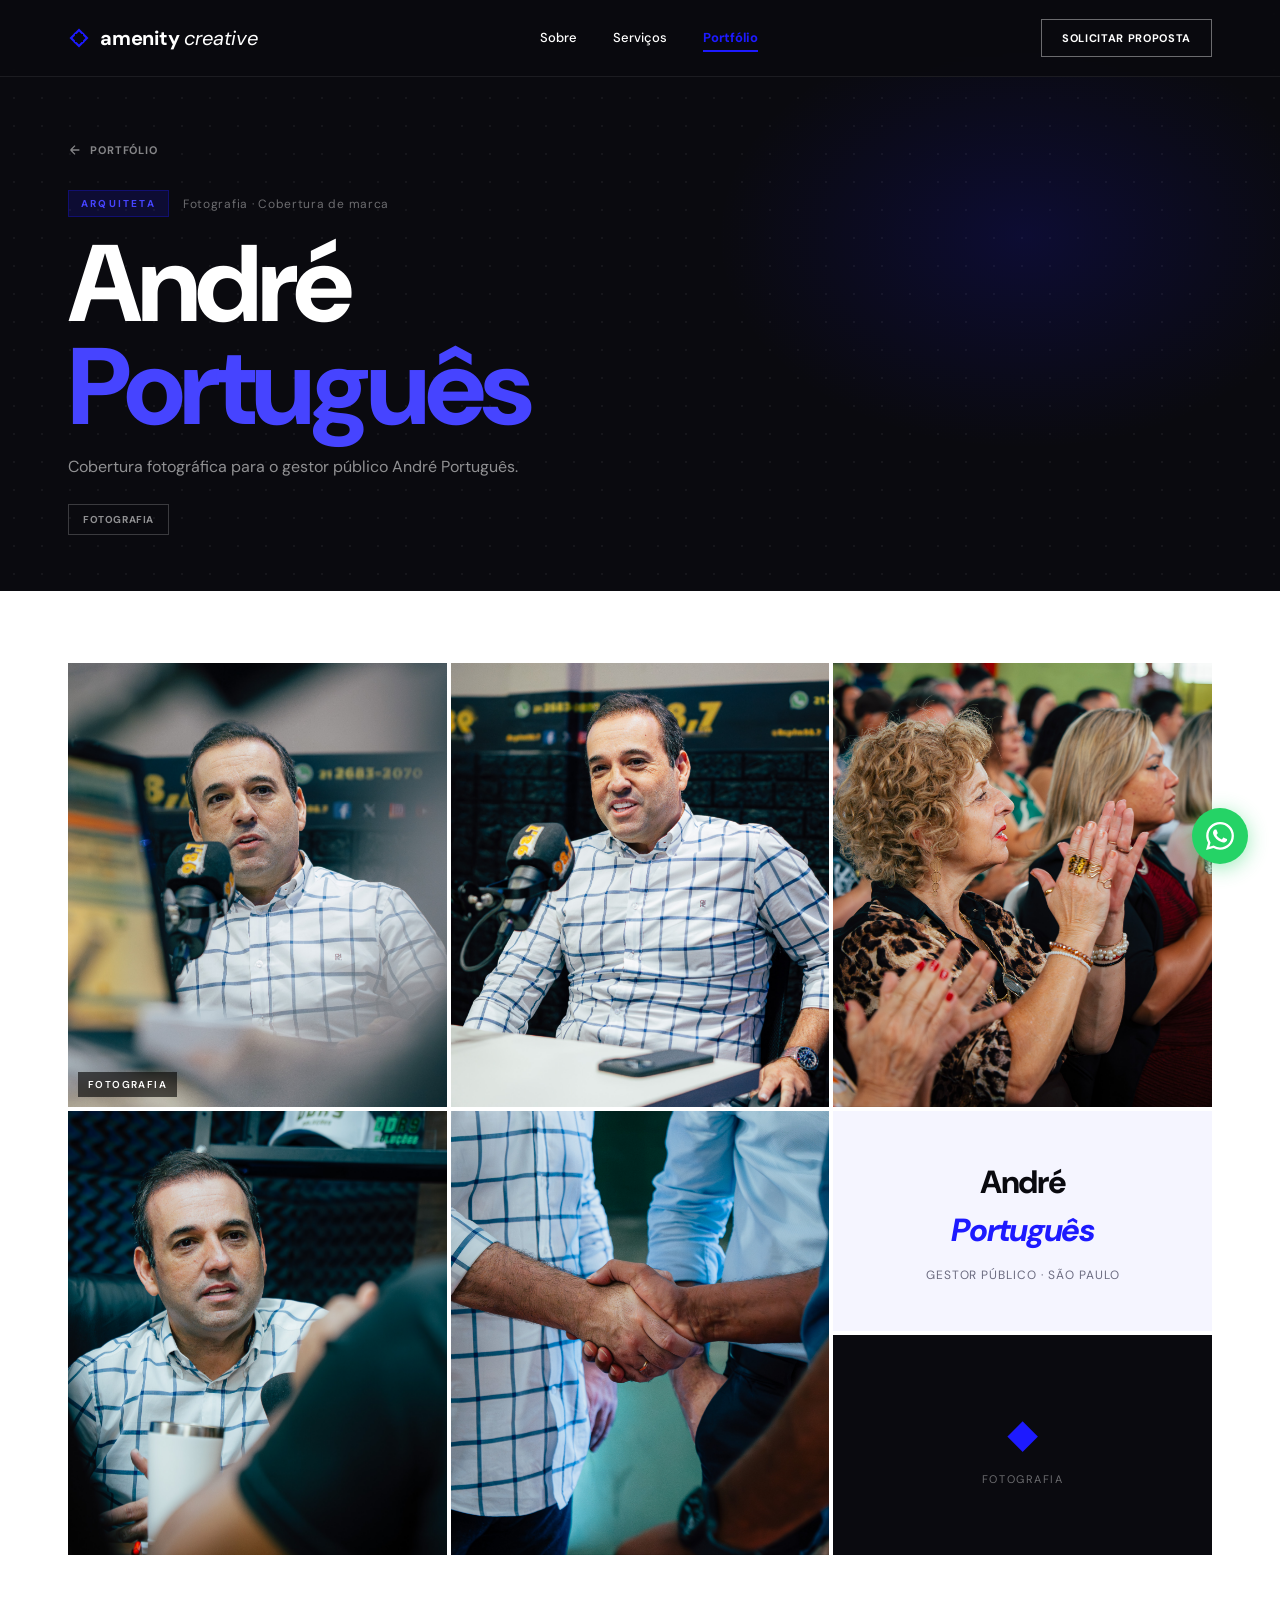
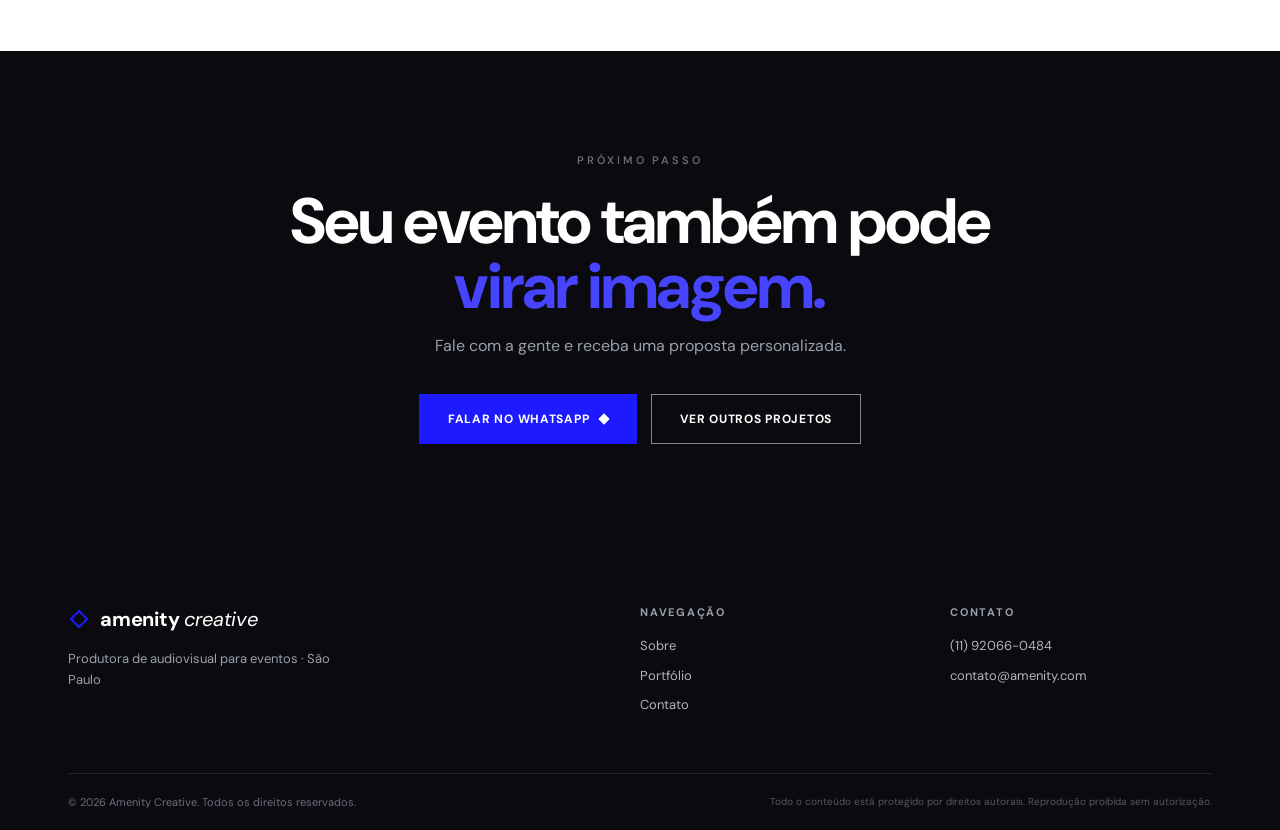
<file: pages/cliente-andre-portugues.html>
﻿<!DOCTYPE html>
<html lang="pt-BR">
<head>
  <meta charset="UTF-8"><meta name="viewport" content="width=device-width, initial-scale=1">
  <title>Amenity Creative — André Português</title>
  <link rel="preconnect" href="https://fonts.googleapis.com">
  <link rel="preconnect" href="https://fonts.gstatic.com" crossorigin>
  <link href="https://fonts.googleapis.com/css2?family=DM+Sans:ital,wght@0,400;0,500;0,700;0,800;1,400;1,700&display=swap" rel="stylesheet">
  <link rel="icon" type="image/png" href="../img/fotos/logo.png">
  <link rel="stylesheet" href="../css/styles.css">
</head>
<body>
  <nav id="nav" class="dark-nav">
    <div class="wrap">
      <a href="../index.html" class="brand"><svg class="logo-svg" viewBox="0 0 44 44" fill="currentColor" aria-hidden="true"><path class="lp lp-t" d="M22 3L33 14H27L22 9L17 14H11L22 3Z"/><path class="lp lp-b" d="M22 41L11 30H17L22 35L27 30H33L22 41Z"/><path class="lp lp-l" d="M3 22L14 11V17L9 22L14 27V33L3 22Z"/><path class="lp lp-r" d="M41 22L30 33V27L35 22L30 17V11L41 22Z"/></svg><span class="b-text">amenity <em>creative</em></span></a>
      <div class="nl"><a href="../index.html#sobre">Sobre</a><a href="../index.html#servicos">Serviços</a><a href="portfolio.html" class="porto-hl">Portfólio</a></div>
      <a href="../index.html#contato" class="ncta">Solicitar proposta</a>
      <button class="hbg" id="hbg" aria-label="Menu"><span></span><span></span><span></span></button>
    </div>
  </nav>
  <div class="mob" id="mob">
    <a href="../index.html#sobre">Sobre</a><a href="../index.html#servicos">Serviços</a>
    <a href="portfolio.html" class="porto-hl">Portfólio</a><a href="../index.html#contato" class="mob-cta">Solicitar proposta</a>
  </div>

  <header class="cl-head">
    <div class="wrap">
      <a href="portfolio.html" class="cl-back">
        <svg viewBox="0 0 16 16"><path stroke-width="1.5" d="M13 8H3M3 8l5-5M3 8l5 5"/></svg> Portfólio
      </a>
      <div class="cl-meta"><span class="cl-tag">Arquiteta</span><span class="cl-year">Fotografia · Cobertura de marca</span></div>
      <h1>André<br><span class="it">Português</span></h1>
      <p class="cl-desc">Cobertura fotográfica para o gestor público André Português.</p>
      <div class="cl-services">
        <span class="cl-svc-tag">Fotografia</span>
    
      </div>
    </div>
  </header>

  <section class="cl-collage">
    <div class="wrap">
      <div class="collage-grid reveal">
        <div class="collage-item span2r">
          <img loading="lazy" src="../img/fotos/andrept-05.jpg" alt="André Português — fotografia"
               data-lb="photo">
          <span class="col-label">Fotografia</span>
        </div>
        <div class="collage-item span2r">
          <img loading="lazy" src="../img/fotos/andrept-04.jpg" alt="André Português — fotografia"
               data-lb="photo">
        </div>
        <div class="collage-item span2r">
          <img loading="lazy" src="../img/fotos/andrept-03.jpg" alt="André Português — fotografia"
               data-lb="photo" >
        </div>
        <div class="collage-item span2r">
          <img loading="lazy" src="../img/fotos/andrept-02.jpg" alt="André Português — fotografia"
               data-lb="photo" >
        </div>
        <div class="collage-item span2r">
          <img loading="lazy" src="../img/fotos/andrept-01.jpg" alt="André Português — fotografia"
               data-lb="photo" >
        </div>
        
        <div class="collage-item" style="background:var(--surface);display:flex;align-items:center;justify-content:center;padding:32px">
          <div style="text-align:center">
            <div style="font-size:32px;font-weight:800;letter-spacing:-.04em;color:var(--ink)">André<br><em style="color:var(--blue)">Português</em></div>
            <p style="font-size:12px;color:var(--muted);margin-top:12px;letter-spacing:.08em;text-transform:uppercase">Gestor Público · São Paulo</p>
          </div>
        </div>
        <div class="collage-item" style="background:var(--ink);display:flex;align-items:center;justify-content:center">
          <div style="text-align:center;padding:24px">
            <div style="font-size:40px;color:var(--blue);font-weight:800">◆</div>
            <p style="font-size:11px;color:rgba(255,255,255,.4);letter-spacing:.14em;text-transform:uppercase;margin-top:8px">Fotografia</p>
          </div>
        </div>
      </div>
    </div>
  </section>

  <section class="cl-cta">
    <div class="wrap">
      <span class="label" style="color:rgba(255,255,255,.4)">Próximo passo</span>
      <h2 style="margin-top:18px">Seu evento também pode<br><span class="it">virar imagem.</span></h2>
      <p>Fale com a gente e receba uma proposta personalizada.</p>
      <div style="display:flex;gap:14px;justify-content:center;flex-wrap:wrap">
        <a href="https://wa.me/5511920660484?text=Ol%C3%A1%2C%20gostaria%20de%20fazer%20um%20or%C3%A7amento" target="_blank" rel="noopener" class="btn fill">Falar no WhatsApp <span class="dia" style="background:#fff"></span></a>
        <a href="portfolio.html" class="btn lgt">Ver outros projetos</a>
      </div>
    </div>
  </section>

  <footer>
    <div class="wrap">
      <div class="footer-grid">
        <div class="footer-brand">
          <a href="../index.html" class="brand" style="margin-bottom:14px;display:inline-flex"><svg class="logo-svg" viewBox="0 0 44 44" fill="currentColor" aria-hidden="true"><path class="lp lp-t" d="M22 3L33 14H27L22 9L17 14H11L22 3Z"/><path class="lp lp-b" d="M22 41L11 30H17L22 35L27 30H33L22 41Z"/><path class="lp lp-l" d="M3 22L14 11V17L9 22L14 27V33L3 22Z"/><path class="lp lp-r" d="M41 22L30 33V27L35 22L30 17V11L41 22Z"/></svg><span class="b-text" style="color:#fff">amenity <em>creative</em></span></a>
          <p>Produtora de audiovisual para eventos · São Paulo</p>
        </div>
        <div class="footer-col"><h4>Navegação</h4><a href="../index.html#sobre">Sobre</a><a href="portfolio.html" class="porto-hl">Portfólio</a><a href="../index.html#contato">Contato</a></div>
        <div class="footer-col"><h4>Contato</h4><a href="https://wa.me/5511920660484" target="_blank">(11) 92066-0484</a><a href="mailto:contato@amenity.com">contato@amenity.com</a></div>
      </div>
      <div class="footer-bottom">
        <span>© 2026 Amenity Creative. Todos os direitos reservados.</span>
        <span class="copy-note">Todo o conteúdo está protegido por direitos autorais. Reprodução proibida sem autorização.</span>
      </div>
    </div>
  </footer>

  <a href="https://wa.me/5511920660484?text=Ol%C3%A1%2C%20gostaria%20de%20fazer%20um%20or%C3%A7amento" target="_blank" rel="noopener" class="wabtn" aria-label="WhatsApp">
    <svg viewBox="0 0 24 24" fill="white"><path d="M17.472 14.382c-.297-.149-1.758-.867-2.03-.967-.273-.099-.471-.148-.67.15-.197.297-.767.966-.94 1.164-.173.199-.347.223-.644.075-.297-.15-1.255-.463-2.39-1.475-.883-.788-1.48-1.761-1.653-2.059-.173-.297-.018-.458.13-.606.134-.133.298-.347.446-.52.149-.174.198-.298.298-.497.099-.198.05-.371-.025-.52-.075-.149-.669-1.612-.916-2.207-.242-.579-.487-.5-.669-.51-.173-.008-.371-.01-.57-.01-.198 0-.52.074-.792.372-.272.297-1.04 1.016-1.04 2.479 0 1.462 1.065 2.875 1.213 3.074.149.198 2.096 3.2 5.077 4.487.709.306 1.262.489 1.694.625.712.227 1.36.195 1.871.118.571-.085 1.758-.719 2.006-1.413.248-.694.248-1.289.173-1.413-.074-.124-.272-.198-.57-.347m-5.421 7.403h-.004a9.87 9.87 0 01-5.031-1.378l-.361-.214-3.741.982.998-3.648-.235-.374a9.86 9.86 0 01-1.51-5.26c.001-5.45 4.436-9.884 9.888-9.884 2.64 0 5.122 1.03 6.988 2.898a9.825 9.825 0 012.893 6.994c-.003 5.45-4.437 9.884-9.885 9.884m8.413-18.297A11.815 11.815 0 0012.05 0C5.495 0 .16 5.335.157 11.892c0 2.096.547 4.142 1.588 5.945L.057 24l6.305-1.654a11.882 11.882 0 005.683 1.448h.005c6.554 0 11.89-5.335 11.893-11.893a11.821 11.821 0 00-3.48-8.413Z"/></svg>
  </a>
  <button class="btt" id="btt" aria-label="Voltar ao topo"><svg viewBox="0 0 18 18"><path stroke-width="1.8" d="M9 14V4M4 9l5-5 5 5"/></svg></button>
  <script src="../js/main.js"></script>
</body>
</html>
</file>
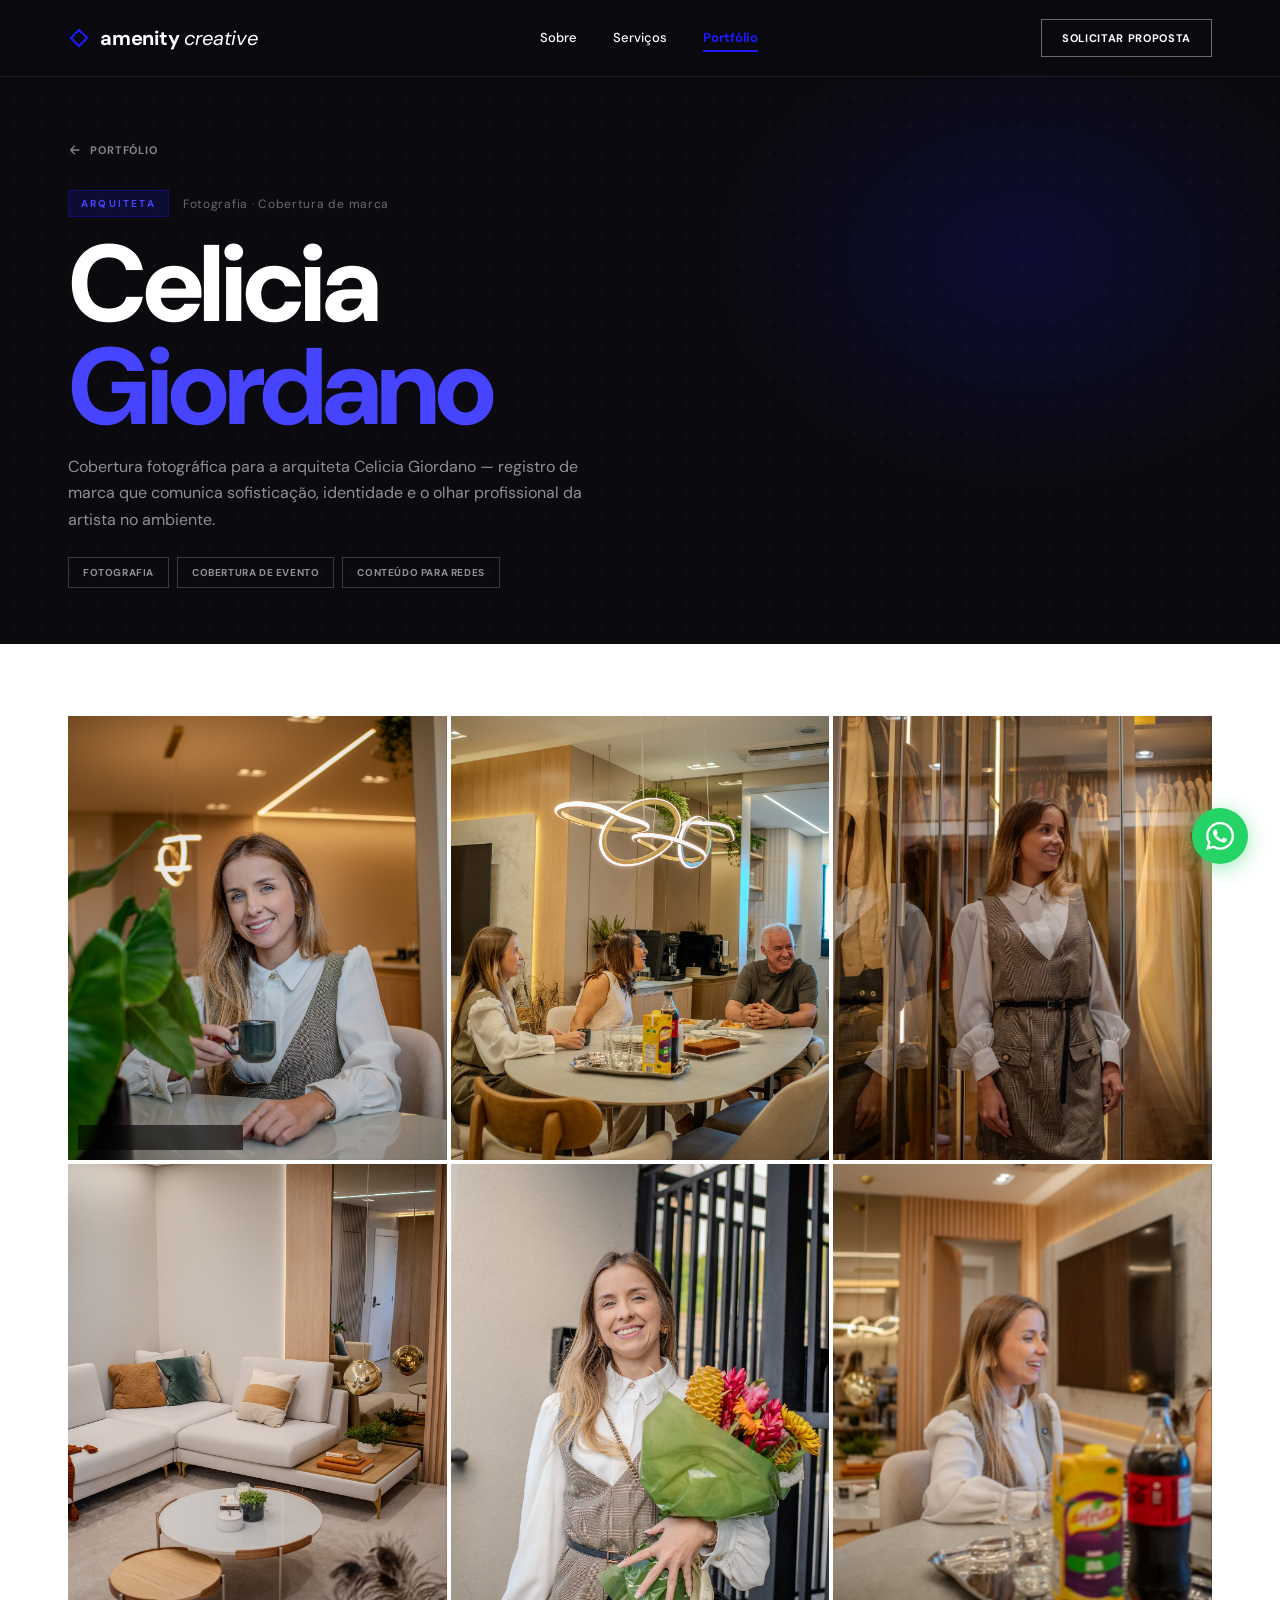
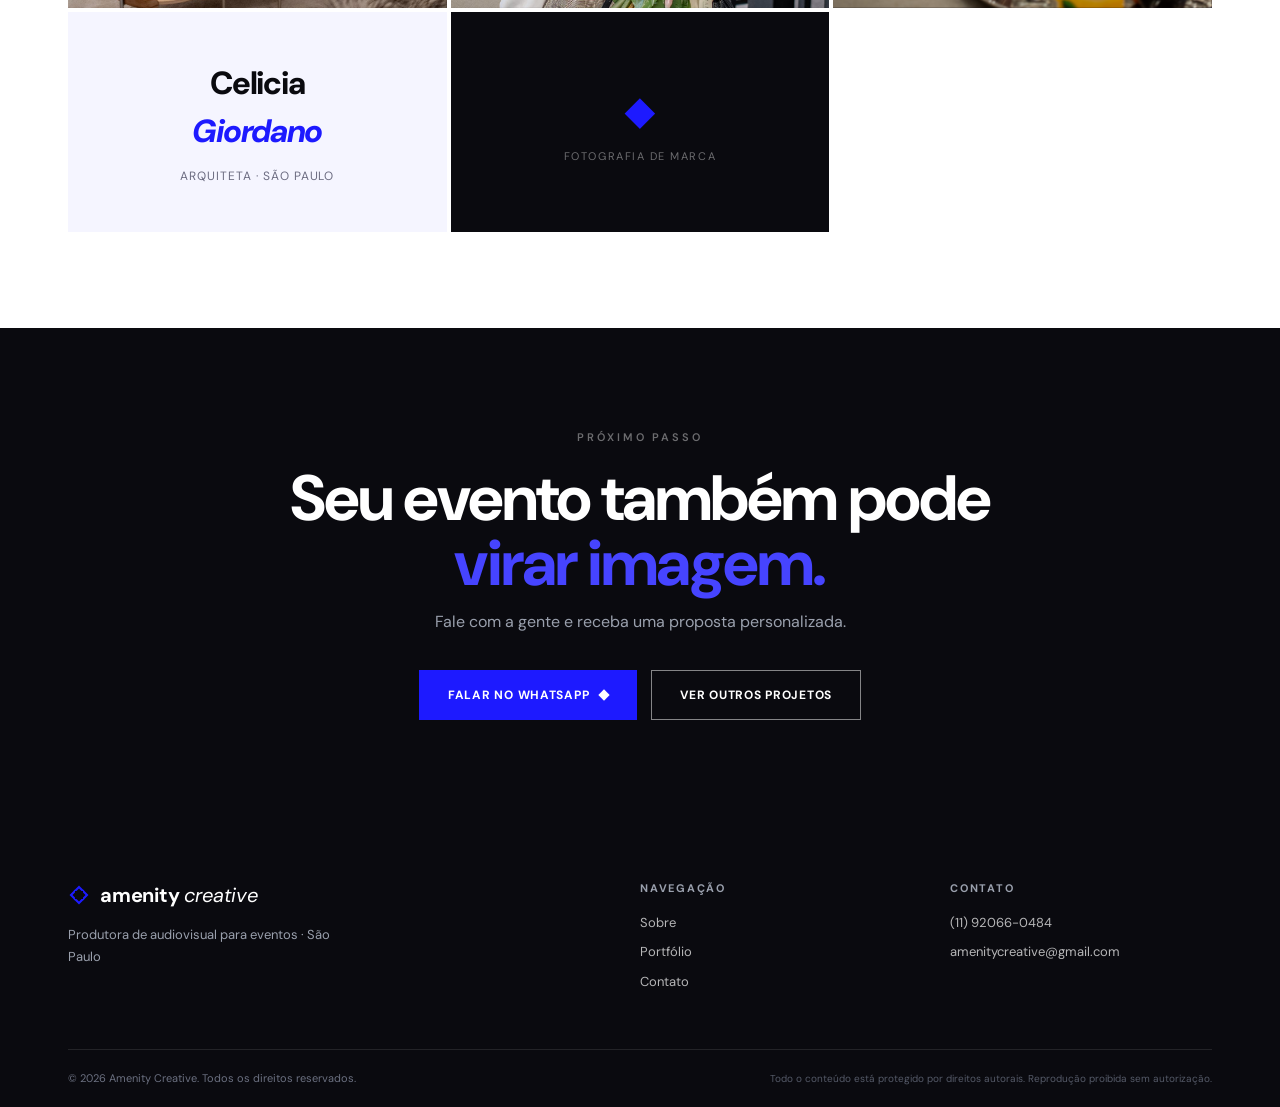
<file: pages/cliente-cecilia-giordano.html>
﻿<!DOCTYPE html>
<html lang="pt-BR">
<head>
  <meta charset="UTF-8"><meta name="viewport" content="width=device-width, initial-scale=1">
  <title>Amenity Creative — Cecilia Giordano</title>
  <link rel="preconnect" href="https://fonts.googleapis.com">
  <link rel="preconnect" href="https://fonts.gstatic.com" crossorigin>
  <link href="https://fonts.googleapis.com/css2?family=DM+Sans:ital,wght@0,400;0,500;0,700;0,800;1,400;1,700&display=swap" rel="stylesheet">
  <link rel="icon" type="image/png" href="../img/fotos/logo.png">
  <link rel="stylesheet" href="../css/styles.css">
</head>
<body>
  <nav id="nav" class="dark-nav">
    <div class="wrap">
      <a href="../index.html" class="brand"><svg class="logo-svg" viewBox="0 0 44 44" fill="currentColor" aria-hidden="true"><path class="lp lp-t" d="M22 3L33 14H27L22 9L17 14H11L22 3Z"/><path class="lp lp-b" d="M22 41L11 30H17L22 35L27 30H33L22 41Z"/><path class="lp lp-l" d="M3 22L14 11V17L9 22L14 27V33L3 22Z"/><path class="lp lp-r" d="M41 22L30 33V27L35 22L30 17V11L41 22Z"/></svg><span class="b-text">amenity <em>creative</em></span></a>
      <div class="nl"><a href="../index.html#sobre">Sobre</a><a href="../index.html#servicos">Serviços</a><a href="portfolio.html" class="porto-hl">Portfólio</a></div>
      <a href="../index.html#contato" class="ncta">Solicitar proposta</a>
      <button class="hbg" id="hbg" aria-label="Menu"><span></span><span></span><span></span></button>
    </div>
  </nav>
  <div class="mob" id="mob">
    <a href="../index.html#sobre">Sobre</a><a href="../index.html#servicos">Serviços</a>
    <a href="portfolio.html" class="porto-hl">Portfólio</a><a href="../index.html#contato" class="mob-cta">Solicitar proposta</a>
  </div>

  <header class="cl-head">
    <div class="wrap">
      <a href="portfolio.html" class="cl-back">
        <svg viewBox="0 0 16 16"><path stroke-width="1.5" d="M13 8H3M3 8l5-5M3 8l5 5"/></svg> Portfólio
      </a>
      <div class="cl-meta"><span class="cl-tag">Arquiteta</span><span class="cl-year">Fotografia · Cobertura de marca</span></div>
      <h1>Celicia<br><span class="it">Giordano</span></h1>
      <p class="cl-desc">Cobertura fotográfica para a arquiteta Celicia Giordano — registro de marca que comunica sofisticação, identidade e o olhar profissional da artista no ambiente.</p>
      <div class="cl-services">
        <span class="cl-svc-tag">Fotografia</span>
        <span class="cl-svc-tag">Cobertura de evento</span>
        <span class="cl-svc-tag">Conteúdo para redes</span>
      </div>
    </div>
  </header>

  <section class="cl-collage">
    <div class="wrap">
      <div class="collage-grid reveal">
        <div class="collage-item span2r">
          <img src="../img/fotos/cecilia-01.JPEG" alt="Celicia Giordano — fotografia de marca"
               loading="lazy" data-lb="photo" data-cat="Arquiteta" data-name="Celicia Giordano">
          <span class="col-label">Fotografia de marca</span>
        </div>
        <div class="collage-item span2r">
          <img src="../img/fotos/cecilia-02.jpg" alt="Celicia Giordano — fotografia de marca"
               loading="lazy" data-lb="photo" data-cat="Arquiteta" data-name="Celicia Giordano">
        </div>
        <div class="collage-item span2r">
          <img src="../img/fotos/cecilia-03.jpg" alt="Celicia Giordano — fotografia de marca"
               loading="lazy" data-lb="photo" data-cat="Arquiteta" data-name="Celicia Giordano">
        </div>
        <div class="collage-item span2r">
          <img src="../img/fotos/cecilia-04.jpg" alt="Celicia Giordano — fotografia de marca"
               loading="lazy" data-lb="photo" data-cat="Arquiteta" data-name="Celicia Giordano">
        </div>
        <div class="collage-item span2r">
          <img src="../img/fotos/cecilia-05.jpg" alt="Celicia Giordano — fotografia de marca"
               loading="lazy" data-lb="photo" data-cat="Arquiteta" data-name="Celicia Giordano">
        </div>
        <div class="collage-item span2r">
          <img src="../img/fotos/cecilia-06.jpg" alt="Celicia Giordano — fotografia de marca"
               loading="lazy" data-lb="photo" data-cat="Arquiteta" data-name="Celicia Giordano">
        </div>
      
        
        <div class="collage-item" style="background:var(--surface);display:flex;align-items:center;justify-content:center;padding:32px">
          <div style="text-align:center">
            <div style="font-size:32px;font-weight:800;letter-spacing:-.04em;color:var(--ink)">Celicia<br><em style="color:var(--blue)">Giordano</em></div>
            <p style="font-size:12px;color:var(--muted);margin-top:12px;letter-spacing:.08em;text-transform:uppercase">Arquiteta · São Paulo</p>
          </div>
        </div>
        <div class="collage-item" style="background:var(--ink);display:flex;align-items:center;justify-content:center">
          <div style="text-align:center;padding:24px">
            <div style="font-size:40px;color:var(--blue);font-weight:800">◆</div>
            <p style="font-size:11px;color:rgba(255,255,255,.4);letter-spacing:.14em;text-transform:uppercase;margin-top:8px">Fotografia de marca</p>
          </div>
        </div>
      </div>
    </div>
  </section>

  <section class="cl-cta">
    <div class="wrap">
      <span class="label" style="color:rgba(255,255,255,.4)">Próximo passo</span>
      <h2 style="margin-top:18px">Seu evento também pode<br><span class="it">virar imagem.</span></h2>
      <p>Fale com a gente e receba uma proposta personalizada.</p>
      <div style="display:flex;gap:14px;justify-content:center;flex-wrap:wrap">
        <a href="https://wa.me/5511920660484?text=Ol%C3%A1%2C%20gostaria%20de%20fazer%20um%20or%C3%A7amento" target="_blank" rel="noopener" class="btn fill">Falar no WhatsApp <span class="dia" style="background:#fff"></span></a>
        <a href="portfolio.html" class="btn lgt">Ver outros projetos</a>
      </div>
    </div>
  </section>

  <footer>
    <div class="wrap">
      <div class="footer-grid">
        <div class="footer-brand">
          <a href="../index.html" class="brand" style="margin-bottom:14px;display:inline-flex"><svg class="logo-svg" viewBox="0 0 44 44" fill="currentColor" aria-hidden="true"><path class="lp lp-t" d="M22 3L33 14H27L22 9L17 14H11L22 3Z"/><path class="lp lp-b" d="M22 41L11 30H17L22 35L27 30H33L22 41Z"/><path class="lp lp-l" d="M3 22L14 11V17L9 22L14 27V33L3 22Z"/><path class="lp lp-r" d="M41 22L30 33V27L35 22L30 17V11L41 22Z"/></svg><span class="b-text" style="color:#fff">amenity <em>creative</em></span></a>
          <p>Produtora de audiovisual para eventos · São Paulo</p>
        </div>
        <div class="footer-col"><h4>Navegação</h4><a href="../index.html#sobre">Sobre</a><a href="portfolio.html" class="porto-hl">Portfólio</a><a href="../index.html#contato">Contato</a></div>
        <div class="footer-col"><h4>Contato</h4><a href="https://wa.me/5511920660484" target="_blank">(11) 92066-0484</a><a href="mailto:amenitycreative@gmail.com">amenitycreative@gmail.com</a></div>
      </div>
      <div class="footer-bottom">
        <span>© 2026 Amenity Creative. Todos os direitos reservados.</span>
        <span class="copy-note">Todo o conteúdo está protegido por direitos autorais. Reprodução proibida sem autorização.</span>
      </div>
    </div>
  </footer>

  <a href="https://wa.me/5511920660484?text=Ol%C3%A1%2C%20gostaria%20de%20fazer%20um%20or%C3%A7amento" target="_blank" rel="noopener" class="wabtn" aria-label="WhatsApp">
    <svg viewBox="0 0 24 24" fill="white"><path d="M17.472 14.382c-.297-.149-1.758-.867-2.03-.967-.273-.099-.471-.148-.67.15-.197.297-.767.966-.94 1.164-.173.199-.347.223-.644.075-.297-.15-1.255-.463-2.39-1.475-.883-.788-1.48-1.761-1.653-2.059-.173-.297-.018-.458.13-.606.134-.133.298-.347.446-.52.149-.174.198-.298.298-.497.099-.198.05-.371-.025-.52-.075-.149-.669-1.612-.916-2.207-.242-.579-.487-.5-.669-.51-.173-.008-.371-.01-.57-.01-.198 0-.52.074-.792.372-.272.297-1.04 1.016-1.04 2.479 0 1.462 1.065 2.875 1.213 3.074.149.198 2.096 3.2 5.077 4.487.709.306 1.262.489 1.694.625.712.227 1.36.195 1.871.118.571-.085 1.758-.719 2.006-1.413.248-.694.248-1.289.173-1.413-.074-.124-.272-.198-.57-.347m-5.421 7.403h-.004a9.87 9.87 0 01-5.031-1.378l-.361-.214-3.741.982.998-3.648-.235-.374a9.86 9.86 0 01-1.51-5.26c.001-5.45 4.436-9.884 9.888-9.884 2.64 0 5.122 1.03 6.988 2.898a9.825 9.825 0 012.893 6.994c-.003 5.45-4.437 9.884-9.885 9.884m8.413-18.297A11.815 11.815 0 0012.05 0C5.495 0 .16 5.335.157 11.892c0 2.096.547 4.142 1.588 5.945L.057 24l6.305-1.654a11.882 11.882 0 005.683 1.448h.005c6.554 0 11.89-5.335 11.893-11.893a11.821 11.821 0 00-3.48-8.413Z"/></svg>
  </a>
  <button class="btt" id="btt" aria-label="Voltar ao topo"><svg viewBox="0 0 18 18"><path stroke-width="1.8" d="M9 14V4M4 9l5-5 5 5"/></svg></button>
  <script src="../js/main.js"></script>
</body>
</html>
</file>
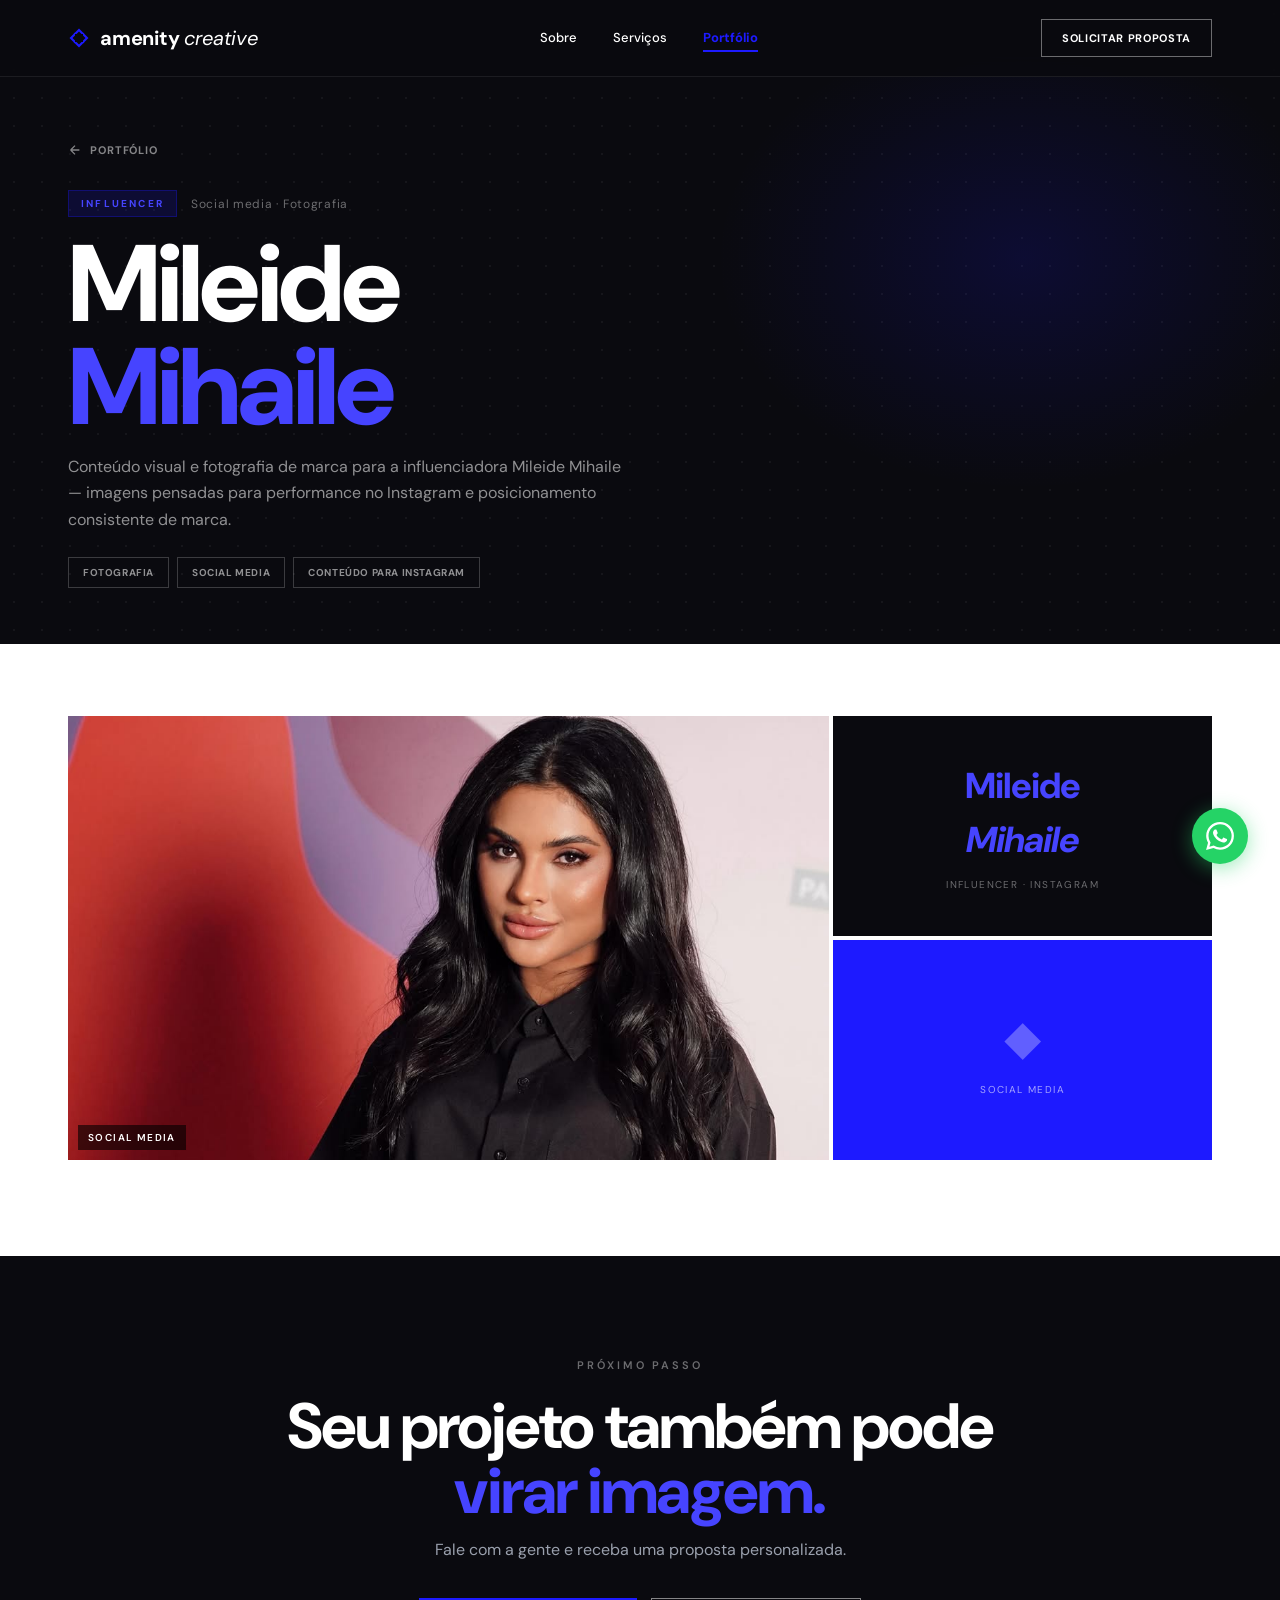
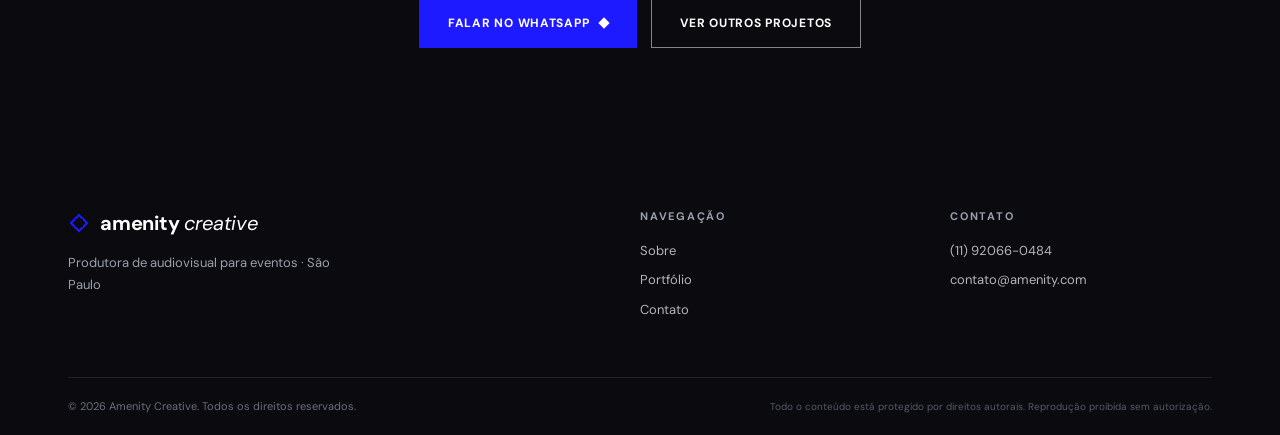
<file: pages/cliente-mileide-mihaile.html>
﻿<!DOCTYPE html>
<html lang="pt-BR">
<head>
  <meta charset="UTF-8"><meta name="viewport" content="width=device-width, initial-scale=1">
  <title>Amenity Creative — Mileide Mihaile</title>
  <link rel="preconnect" href="https://fonts.googleapis.com">
  <link rel="preconnect" href="https://fonts.gstatic.com" crossorigin>
  <link href="https://fonts.googleapis.com/css2?family=DM+Sans:ital,wght@0,400;0,500;0,700;0,800;1,400;1,700&display=swap" rel="stylesheet">
  <link rel="icon" type="image/png" href="../img/fotos/logo.png">
  <link rel="stylesheet" href="../css/styles.css">
</head>
<body>
  <nav id="nav" class="dark-nav">
    <div class="wrap">
      <a href="../index.html" class="brand"><svg class="logo-svg" viewBox="0 0 44 44" fill="currentColor" aria-hidden="true"><path class="lp lp-t" d="M22 3L33 14H27L22 9L17 14H11L22 3Z"/><path class="lp lp-b" d="M22 41L11 30H17L22 35L27 30H33L22 41Z"/><path class="lp lp-l" d="M3 22L14 11V17L9 22L14 27V33L3 22Z"/><path class="lp lp-r" d="M41 22L30 33V27L35 22L30 17V11L41 22Z"/></svg><span class="b-text">amenity <em>creative</em></span></a>
      <div class="nl"><a href="../index.html#sobre">Sobre</a><a href="../index.html#servicos">Serviços</a><a href="portfolio.html" class="porto-hl">Portfólio</a></div>
      <a href="../index.html#contato" class="ncta">Solicitar proposta</a>
      <button class="hbg" id="hbg" aria-label="Menu"><span></span><span></span><span></span></button>
    </div>
  </nav>
  <div class="mob" id="mob">
    <a href="../index.html#sobre">Sobre</a><a href="../index.html#servicos">Serviços</a>
    <a href="portfolio.html" class="porto-hl">Portfólio</a><a href="../index.html#contato" class="mob-cta">Solicitar proposta</a>
  </div>

  <header class="cl-head">
    <div class="wrap">
      <a href="portfolio.html" class="cl-back"><svg viewBox="0 0 16 16"><path stroke-width="1.5" d="M13 8H3M3 8l5-5M3 8l5 5"/></svg> Portfólio</a>
      <div class="cl-meta"><span class="cl-tag">Influencer</span><span class="cl-year">Social media · Fotografia</span></div>
      <h1>Mileide<br><span class="it">Mihaile</span></h1>
      <p class="cl-desc">Conteúdo visual e fotografia de marca para a influenciadora Mileide Mihaile — imagens pensadas para performance no Instagram e posicionamento consistente de marca.</p>
      <div class="cl-services">
        <span class="cl-svc-tag">Fotografia</span>
        <span class="cl-svc-tag">Social media</span>
        <span class="cl-svc-tag">Conteúdo para Instagram</span>
      </div>
    </div>
  </header>

  <section class="cl-collage">
    <div class="wrap">
      <div class="collage-grid reveal">
        <div class="collage-item span2r" style="grid-column:span 2">
          <img loading="lazy" src="../img/fotos/IMG_5525.JPEG" alt="Mileide Mihaile" style="object-position:center 18%"
               data-lb="photo" data-cat="Influencer" data-name="Mileide Mihaile">
          <span class="col-label">Social media</span>
        </div>
        <div class="collage-item" style="background:var(--ink);display:flex;align-items:center;justify-content:center">
          <div style="text-align:center;padding:28px">
            <div style="font-size:36px;color:var(--blue-d);font-weight:800;letter-spacing:-.03em">Mileide<br><em>Mihaile</em></div>
            <p style="font-size:10px;color:rgba(255,255,255,.4);letter-spacing:.14em;text-transform:uppercase;margin-top:10px">Influencer · Instagram</p>
          </div>
        </div>
        <div class="collage-item" style="background:var(--blue);display:flex;align-items:center;justify-content:center">
          <div style="text-align:center;padding:28px">
            <div style="font-size:48px;color:rgba(255,255,255,.3);font-weight:800">◆</div>
            <p style="font-size:10px;color:rgba(255,255,255,.6);letter-spacing:.14em;text-transform:uppercase;margin-top:8px">Social media</p>
          </div>
        </div>
      </div>
    </div>
  </section>

  <section class="cl-cta">
    <div class="wrap">
      <span class="label" style="color:rgba(255,255,255,.4)">Próximo passo</span>
      <h2 style="margin-top:18px">Seu projeto também pode<br><span class="it">virar imagem.</span></h2>
      <p>Fale com a gente e receba uma proposta personalizada.</p>
      <div style="display:flex;gap:14px;justify-content:center;flex-wrap:wrap">
        <a href="https://wa.me/5511920660484?text=Ol%C3%A1%2C%20gostaria%20de%20fazer%20um%20or%C3%A7amento" target="_blank" rel="noopener" class="btn fill">Falar no WhatsApp <span class="dia" style="background:#fff"></span></a>
        <a href="portfolio.html" class="btn lgt">Ver outros projetos</a>
      </div>
    </div>
  </section>

  <footer>
    <div class="wrap">
      <div class="footer-grid">
        <div class="footer-brand"><a href="../index.html" class="brand" style="margin-bottom:14px;display:inline-flex"><svg class="logo-svg" viewBox="0 0 44 44" fill="currentColor" aria-hidden="true"><path class="lp lp-t" d="M22 3L33 14H27L22 9L17 14H11L22 3Z"/><path class="lp lp-b" d="M22 41L11 30H17L22 35L27 30H33L22 41Z"/><path class="lp lp-l" d="M3 22L14 11V17L9 22L14 27V33L3 22Z"/><path class="lp lp-r" d="M41 22L30 33V27L35 22L30 17V11L41 22Z"/></svg><span class="b-text" style="color:#fff">amenity <em>creative</em></span></a><p>Produtora de audiovisual para eventos · São Paulo</p></div>
        <div class="footer-col"><h4>Navegação</h4><a href="../index.html#sobre">Sobre</a><a href="portfolio.html" class="porto-hl">Portfólio</a><a href="../index.html#contato">Contato</a></div>
        <div class="footer-col"><h4>Contato</h4><a href="https://wa.me/5511920660484" target="_blank">(11) 92066-0484</a><a href="mailto:contato@amenity.com">contato@amenity.com</a></div>
      </div>
      <div class="footer-bottom"><span>© 2026 Amenity Creative. Todos os direitos reservados.</span><span class="copy-note">Todo o conteúdo está protegido por direitos autorais. Reprodução proibida sem autorização.</span></div>
    </div>
  </footer>

  <a href="https://wa.me/5511920660484?text=Ol%C3%A1%2C%20gostaria%20de%20fazer%20um%20or%C3%A7amento" target="_blank" rel="noopener" class="wabtn" aria-label="WhatsApp">
    <svg viewBox="0 0 24 24" fill="white"><path d="M17.472 14.382c-.297-.149-1.758-.867-2.03-.967-.273-.099-.471-.148-.67.15-.197.297-.767.966-.94 1.164-.173.199-.347.223-.644.075-.297-.15-1.255-.463-2.39-1.475-.883-.788-1.48-1.761-1.653-2.059-.173-.297-.018-.458.13-.606.134-.133.298-.347.446-.52.149-.174.198-.298.298-.497.099-.198.05-.371-.025-.52-.075-.149-.669-1.612-.916-2.207-.242-.579-.487-.5-.669-.51-.173-.008-.371-.01-.57-.01-.198 0-.52.074-.792.372-.272.297-1.04 1.016-1.04 2.479 0 1.462 1.065 2.875 1.213 3.074.149.198 2.096 3.2 5.077 4.487.709.306 1.262.489 1.694.625.712.227 1.36.195 1.871.118.571-.085 1.758-.719 2.006-1.413.248-.694.248-1.289.173-1.413-.074-.124-.272-.198-.57-.347m-5.421 7.403h-.004a9.87 9.87 0 01-5.031-1.378l-.361-.214-3.741.982.998-3.648-.235-.374a9.86 9.86 0 01-1.51-5.26c.001-5.45 4.436-9.884 9.888-9.884 2.64 0 5.122 1.03 6.988 2.898a9.825 9.825 0 012.893 6.994c-.003 5.45-4.437 9.884-9.885 9.884m8.413-18.297A11.815 11.815 0 0012.05 0C5.495 0 .16 5.335.157 11.892c0 2.096.547 4.142 1.588 5.945L.057 24l6.305-1.654a11.882 11.882 0 005.683 1.448h.005c6.554 0 11.89-5.335 11.893-11.893a11.821 11.821 0 00-3.48-8.413Z"/></svg>
  </a>
  <button class="btt" id="btt" aria-label="Voltar ao topo"><svg viewBox="0 0 18 18"><path stroke-width="1.8" d="M9 14V4M4 9l5-5 5 5"/></svg></button>
  <script src="../js/main.js"></script>
</body>
</html>
</file>
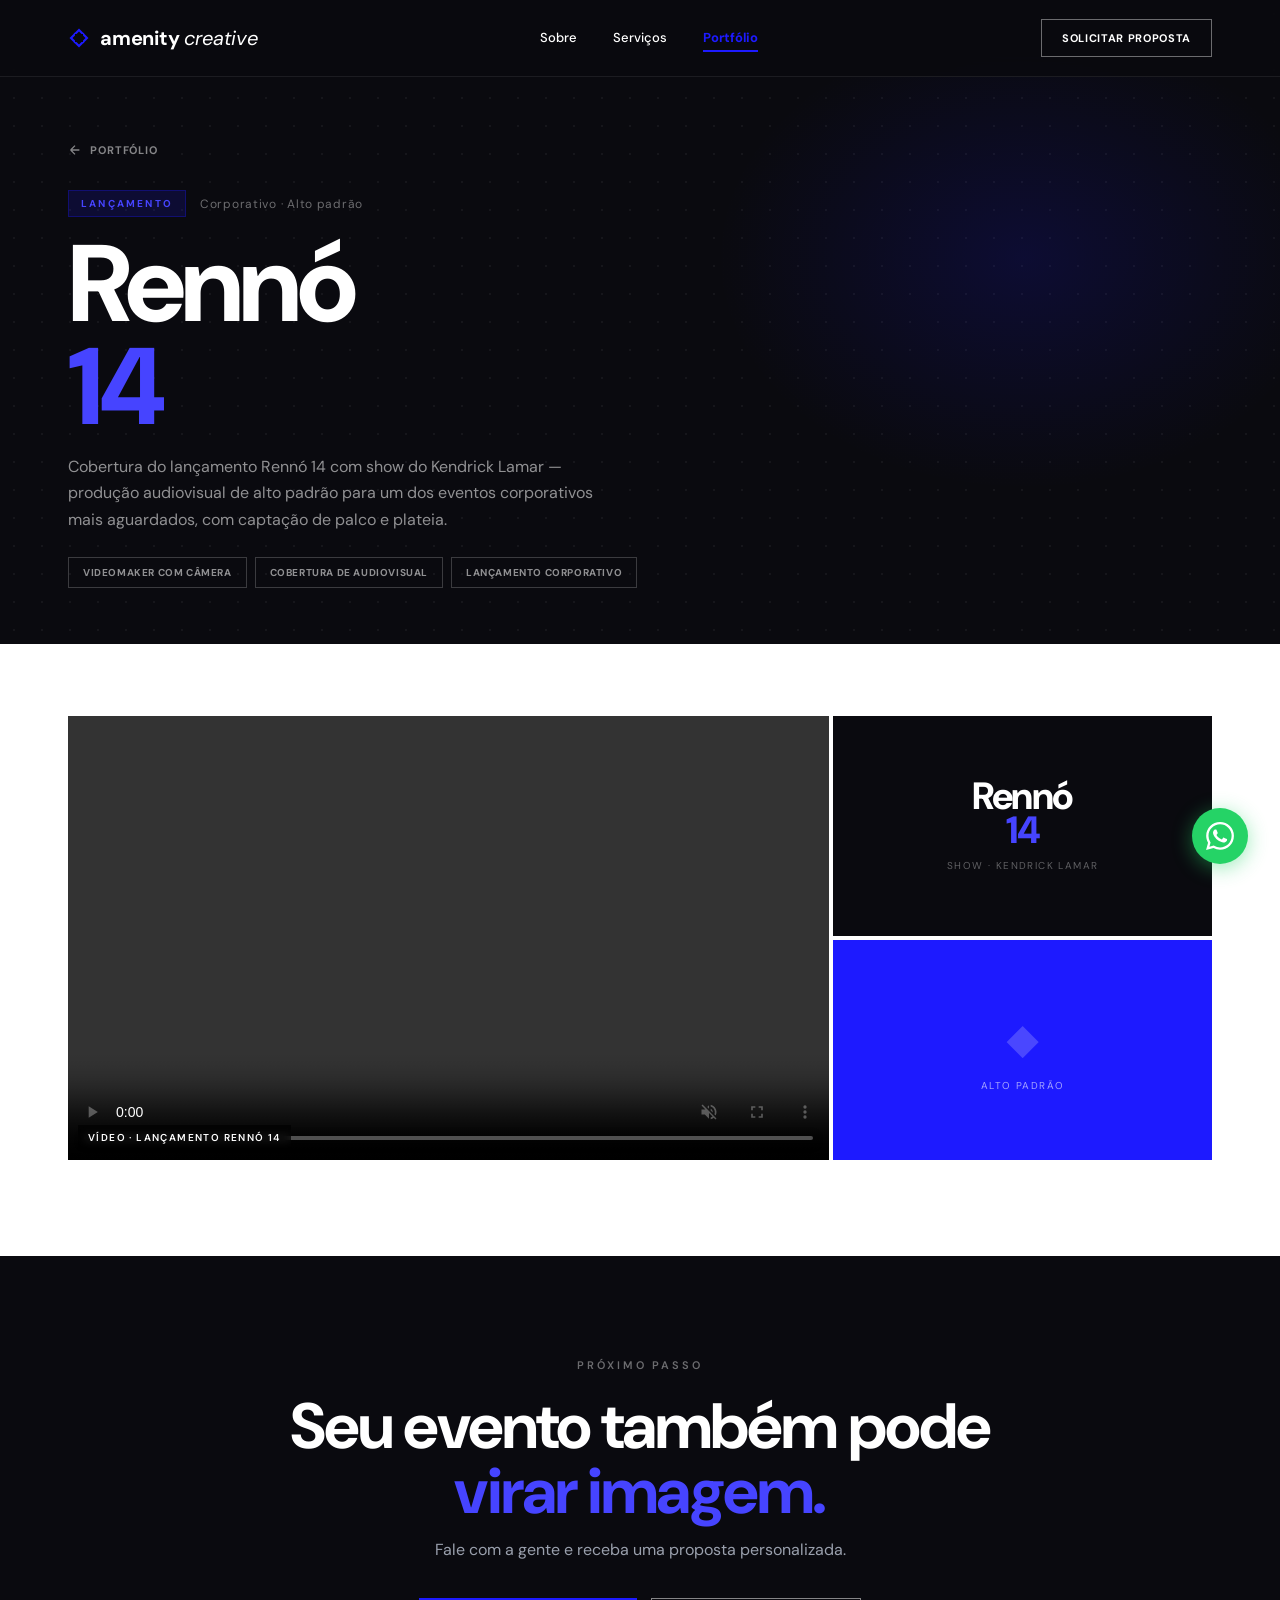
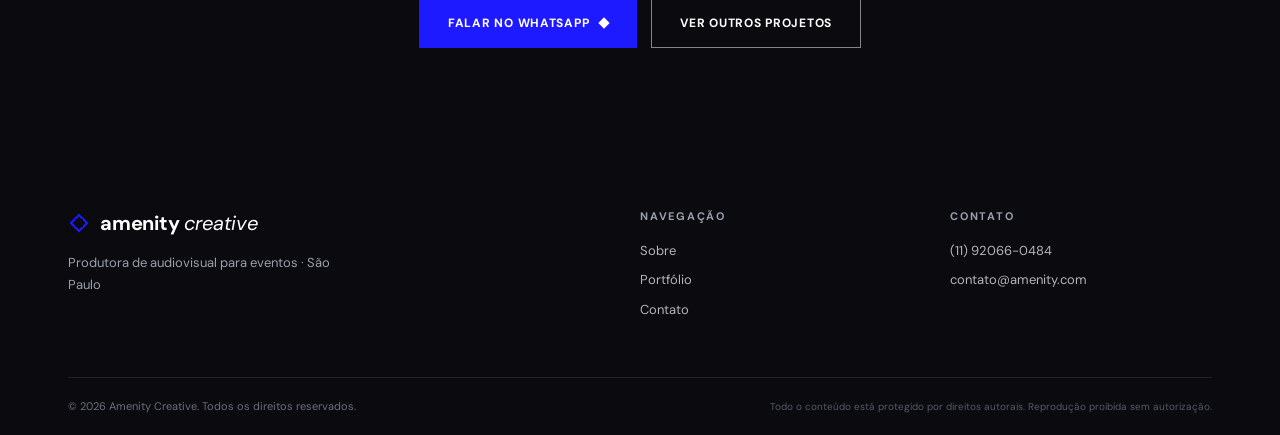
<file: pages/cliente-renno.html>
﻿<!DOCTYPE html>
<html lang="pt-BR">
<head>
  <meta charset="UTF-8"><meta name="viewport" content="width=device-width, initial-scale=1">
  <title>Amenity Creative — Rennó 14</title>
  <link rel="preconnect" href="https://fonts.googleapis.com">
  <link rel="preconnect" href="https://fonts.gstatic.com" crossorigin>
  <link href="https://fonts.googleapis.com/css2?family=DM+Sans:ital,wght@0,400;0,500;0,700;0,800;1,400;1,700&display=swap" rel="stylesheet">
  <link rel="icon" type="image/png" href="../img/fotos/logo.png">
  <link rel="stylesheet" href="../css/styles.css">
</head>
<body>
  <nav id="nav" class="dark-nav">
    <div class="wrap">
      <a href="../index.html" class="brand"><svg class="logo-svg" viewBox="0 0 44 44" fill="currentColor" aria-hidden="true"><path class="lp lp-t" d="M22 3L33 14H27L22 9L17 14H11L22 3Z"/><path class="lp lp-b" d="M22 41L11 30H17L22 35L27 30H33L22 41Z"/><path class="lp lp-l" d="M3 22L14 11V17L9 22L14 27V33L3 22Z"/><path class="lp lp-r" d="M41 22L30 33V27L35 22L30 17V11L41 22Z"/></svg><span class="b-text">amenity <em>creative</em></span></a>
      <div class="nl"><a href="../index.html#sobre">Sobre</a><a href="../index.html#servicos">Serviços</a><a href="portfolio.html" class="porto-hl">Portfólio</a></div>
      <a href="../index.html#contato" class="ncta">Solicitar proposta</a>
      <button class="hbg" id="hbg" aria-label="Menu"><span></span><span></span><span></span></button>
    </div>
  </nav>
  <div class="mob" id="mob">
    <a href="../index.html#sobre">Sobre</a><a href="../index.html#servicos">Serviços</a>
    <a href="portfolio.html" class="porto-hl">Portfólio</a><a href="../index.html#contato" class="mob-cta">Solicitar proposta</a>
  </div>

  <header class="cl-head">
    <div class="wrap">
      <a href="portfolio.html" class="cl-back"><svg viewBox="0 0 16 16"><path stroke-width="1.5" d="M13 8H3M3 8l5-5M3 8l5 5"/></svg> Portfólio</a>
      <div class="cl-meta"><span class="cl-tag">Lançamento</span><span class="cl-year">Corporativo · Alto padrão</span></div>
      <h1>Rennó<br><span class="it">14</span></h1>
      <p class="cl-desc">Cobertura do lançamento Rennó 14 com show do Kendrick Lamar — produção audiovisual de alto padrão para um dos eventos corporativos mais aguardados, com captação de palco e plateia.</p>
      <div class="cl-services">
        <span class="cl-svc-tag">Videomaker com câmera</span>
        <span class="cl-svc-tag">Cobertura de audiovisual</span>
        <span class="cl-svc-tag">Lançamento corporativo</span>
      </div>
    </div>
  </header>

  <section class="cl-collage">
    <div class="wrap">
      <div class="collage-grid reveal">
        <div class="collage-item span2c span2r" style="background:#000">
          <video controls playsinline preload="metadata" style="width:100%;height:100%;object-fit:cover;display:block"
                 data-lb="video" data-cat="Lançamento" data-name="Rennó 14 · Show Kendrick Lamar"
                 data-src="../img/videos/LANCAMENTO RENNO 14 OPPO _ SHOW KENDRIK LAMAR.mp4">
            <source src="../img/videos/LANCAMENTO RENNO 14 OPPO _ SHOW KENDRIK LAMAR.mp4" type="video/mp4">
          </video>
          <span class="col-label">Vídeo · Lançamento Rennó 14</span>
        </div>
        <div class="collage-item" style="background:var(--ink);display:flex;align-items:center;justify-content:center">
          <div style="text-align:center;padding:24px">
            <div style="font-size:38px;font-weight:800;color:#fff;letter-spacing:-.04em;line-height:.9">Rennó<br><span style="color:var(--blue-d)">14</span></div>
            <p style="font-size:10px;color:rgba(255,255,255,.35);letter-spacing:.14em;text-transform:uppercase;margin-top:10px">Show · Kendrick Lamar</p>
          </div>
        </div>
        <div class="collage-item" style="background:var(--blue);display:flex;align-items:center;justify-content:center">
          <div style="text-align:center;padding:24px">
            <div style="font-size:42px;color:rgba(255,255,255,.2);font-weight:800">◆</div>
            <p style="font-size:10px;color:rgba(255,255,255,.6);letter-spacing:.14em;text-transform:uppercase;margin-top:8px">Alto padrão</p>
          </div>
        </div>
      </div>
    </div>
  </section>

  <section class="cl-cta">
    <div class="wrap">
      <span class="label" style="color:rgba(255,255,255,.4)">Próximo passo</span>
      <h2 style="margin-top:18px">Seu evento também pode<br><span class="it">virar imagem.</span></h2>
      <p>Fale com a gente e receba uma proposta personalizada.</p>
      <div style="display:flex;gap:14px;justify-content:center;flex-wrap:wrap">
        <a href="https://wa.me/5511920660484?text=Ol%C3%A1%2C%20gostaria%20de%20fazer%20um%20or%C3%A7amento" target="_blank" rel="noopener" class="btn fill">Falar no WhatsApp <span class="dia" style="background:#fff"></span></a>
        <a href="portfolio.html" class="btn lgt">Ver outros projetos</a>
      </div>
    </div>
  </section>

  <footer>
    <div class="wrap">
      <div class="footer-grid">
        <div class="footer-brand"><a href="../index.html" class="brand" style="margin-bottom:14px;display:inline-flex"><svg class="logo-svg" viewBox="0 0 44 44" fill="currentColor" aria-hidden="true"><path class="lp lp-t" d="M22 3L33 14H27L22 9L17 14H11L22 3Z"/><path class="lp lp-b" d="M22 41L11 30H17L22 35L27 30H33L22 41Z"/><path class="lp lp-l" d="M3 22L14 11V17L9 22L14 27V33L3 22Z"/><path class="lp lp-r" d="M41 22L30 33V27L35 22L30 17V11L41 22Z"/></svg><span class="b-text" style="color:#fff">amenity <em>creative</em></span></a><p>Produtora de audiovisual para eventos · São Paulo</p></div>
        <div class="footer-col"><h4>Navegação</h4><a href="../index.html#sobre">Sobre</a><a href="portfolio.html" class="porto-hl">Portfólio</a><a href="../index.html#contato">Contato</a></div>
        <div class="footer-col"><h4>Contato</h4><a href="https://wa.me/5511920660484" target="_blank">(11) 92066-0484</a><a href="mailto:contato@amenity.com">contato@amenity.com</a></div>
      </div>
      <div class="footer-bottom"><span>© 2026 Amenity Creative. Todos os direitos reservados.</span><span class="copy-note">Todo o conteúdo está protegido por direitos autorais. Reprodução proibida sem autorização.</span></div>
    </div>
  </footer>

  <a href="https://wa.me/5511920660484?text=Ol%C3%A1%2C%20gostaria%20de%20fazer%20um%20or%C3%A7amento" target="_blank" rel="noopener" class="wabtn" aria-label="WhatsApp">
    <svg viewBox="0 0 24 24" fill="white"><path d="M17.472 14.382c-.297-.149-1.758-.867-2.03-.967-.273-.099-.471-.148-.67.15-.197.297-.767.966-.94 1.164-.173.199-.347.223-.644.075-.297-.15-1.255-.463-2.39-1.475-.883-.788-1.48-1.761-1.653-2.059-.173-.297-.018-.458.13-.606.134-.133.298-.347.446-.52.149-.174.198-.298.298-.497.099-.198.05-.371-.025-.52-.075-.149-.669-1.612-.916-2.207-.242-.579-.487-.5-.669-.51-.173-.008-.371-.01-.57-.01-.198 0-.52.074-.792.372-.272.297-1.04 1.016-1.04 2.479 0 1.462 1.065 2.875 1.213 3.074.149.198 2.096 3.2 5.077 4.487.709.306 1.262.489 1.694.625.712.227 1.36.195 1.871.118.571-.085 1.758-.719 2.006-1.413.248-.694.248-1.289.173-1.413-.074-.124-.272-.198-.57-.347m-5.421 7.403h-.004a9.87 9.87 0 01-5.031-1.378l-.361-.214-3.741.982.998-3.648-.235-.374a9.86 9.86 0 01-1.51-5.26c.001-5.45 4.436-9.884 9.888-9.884 2.64 0 5.122 1.03 6.988 2.898a9.825 9.825 0 012.893 6.994c-.003 5.45-4.437 9.884-9.885 9.884m8.413-18.297A11.815 11.815 0 0012.05 0C5.495 0 .16 5.335.157 11.892c0 2.096.547 4.142 1.588 5.945L.057 24l6.305-1.654a11.882 11.882 0 005.683 1.448h.005c6.554 0 11.89-5.335 11.893-11.893a11.821 11.821 0 00-3.48-8.413Z"/></svg>
  </a>
  <button class="btt" id="btt" aria-label="Voltar ao topo"><svg viewBox="0 0 18 18"><path stroke-width="1.8" d="M9 14V4M4 9l5-5 5 5"/></svg></button>
  <script src="../js/main.js"></script>
</body>
</html>
</file>
<file: css/styles.css>
﻿/* ==========================================================================
   AMENITY CREATIVE — STYLESHEET v2
   ========================================================================== */

/* --------------------------------------------------------------------------
   1. DESIGN TOKENS
   -------------------------------------------------------------------------- */
:root {
  --blue:    #1D1AFF;
  --blue-d:  #4644FF;
  --ink:     #0A0A0F;
  --bg:      #FFFFFF;
  --surface: #F5F5FF;
  --dark:    #0A0A0F;
  --line:    #E5E5EF;
  --muted:   #6B6B80;
  --disp: "DM Sans", system-ui, sans-serif;
  --body: "DM Sans", system-ui, sans-serif;
  --mark: url(../img/fotos/logo.png);
}

/* --------------------------------------------------------------------------
   2. RESET & BASE
   -------------------------------------------------------------------------- */
*, *::before, *::after { margin:0; padding:0; box-sizing:border-box; }
html { scroll-behavior:smooth; }
body {
  background: var(--bg);
  color: var(--ink);
  font-family: var(--body);
  -webkit-font-smoothing: antialiased;
  line-height: 1.5;
  overflow-x: hidden;
}
a { color:inherit; text-decoration:none; }
img { display:block; }

/* --------------------------------------------------------------------------
   3. UTILITÁRIOS
   -------------------------------------------------------------------------- */
.wrap { max-width:1240px; margin:0 auto; padding:0 48px; }

.mark {
  width:28px; height:28px;
  background: var(--mark) center/contain no-repeat;
  flex:none;
}

.dia {
  display:inline-block; width:8px; height:8px;
  background:var(--blue); transform:rotate(45deg); vertical-align:middle;
}

.label {
  font-size:11px; letter-spacing:.26em; text-transform:uppercase;
  font-weight:600; color:var(--muted);
}

/* Brand wordmark */
.brand {
  display:flex; align-items:center; gap:10px;
  font-family:var(--disp); font-size:20px; font-weight:700;
  letter-spacing:-.01em;
}
.brand .b-diamond {
  width:22px; height:22px; background:var(--blue);
  transform:rotate(45deg); flex:none;
  transition: transform .5s cubic-bezier(.16,1,.3,1);
}
.brand:hover .b-diamond { transform:rotate(405deg); }
.brand .b-text em { font-style:italic; font-weight:400; }

/* Buttons */
.btn {
  display:inline-flex; align-items:center; gap:11px;
  padding:15px 28px; font-family:var(--disp);
  font-size:12px; font-weight:700; letter-spacing:.06em;
  text-transform:uppercase; border:1.5px solid var(--ink);
  transition:.25s; cursor:pointer; background:none;
}
.btn.fill  { background:var(--blue); color:#fff; border-color:var(--blue); }
.btn.fill:hover  { background:var(--ink); border-color:var(--ink); }
.btn.line:hover  { background:var(--ink); color:var(--bg); }
.btn.fill-w { background:#fff; color:var(--ink); border-color:#fff; }
.btn.fill-w:hover { background:transparent; color:#fff; }
.btn.line-w { border-color:rgba(255,255,255,.5); color:#fff; background:rgba(10,10,15,.35); backdrop-filter:blur(6px); }
.btn.line-w:hover { background:#fff; color:var(--ink); border-color:#fff; backdrop-filter:none; }
.btn.lgt   { border-color:rgba(255,255,255,.5); color:#fff; }
.btn.lgt:hover { background:#fff; color:var(--ink); border-color:#fff; }

/* Reveal animation */
.reveal {
  opacity:0; transform:translateY(36px);
  transition:.9s cubic-bezier(.16,1,.3,1);
}
.reveal.in { opacity:1; transform:none; }
.reveal-l { opacity:0; transform:translateX(-36px); transition:.9s cubic-bezier(.16,1,.3,1); }
.reveal-l.in { opacity:1; transform:none; }
.reveal-r { opacity:0; transform:translateX(36px); transition:.9s cubic-bezier(.16,1,.3,1); }
.reveal-r.in { opacity:1; transform:none; }

/* --------------------------------------------------------------------------
   4. TYPOGRAPHY
   -------------------------------------------------------------------------- */
h1 {
  font-family:var(--disp); font-weight:800;
  font-size:clamp(46px,8.5vw,120px);
  line-height:.94; letter-spacing:-.04em;
}
h2 {
  font-family:var(--disp); font-weight:700;
  font-size:clamp(32px,5vw,64px);
  line-height:1.02; letter-spacing:-.03em;
}
h3 {
  font-family:var(--disp); font-weight:700;
  font-size:clamp(20px,2.5vw,28px);
  line-height:1.1; letter-spacing:-.02em;
}

/* --------------------------------------------------------------------------
   5. NAVEGAÇÃO
   -------------------------------------------------------------------------- */
nav {
  position:fixed; inset:0 0 auto; z-index:100;
  backdrop-filter:blur(12px);
  background:rgba(255,255,255,.85);
  border-bottom:1px solid transparent;
  transition:.3s;
}
nav.s { border-color:var(--line); }
nav.dark-nav {
  background:rgba(10,10,15,.85);
  border-color:rgba(255,255,255,.08);
}
nav.dark-nav .brand,
nav.dark-nav .nl a,
nav.dark-nav .ncta { color:#fff; }
nav.dark-nav .ncta { border-color:rgba(255,255,255,.4); }
nav.dark-nav .ncta:hover { background:var(--blue); border-color:var(--blue); }
nav.dark-nav .hbg span { background:#fff; }
nav.dark-nav .hbg { border-color:rgba(255,255,255,.3); }

nav .wrap {
  display:flex; align-items:center;
  justify-content:space-between; height:76px;
}
.nl { display:flex; gap:36px; }
.nl a { font-size:13px; font-weight:500; position:relative; padding:4px 0; }
.nl a::after {
  content:""; position:absolute; left:0; bottom:0;
  width:0; height:1.5px; background:var(--blue); transition:.3s;
}
.nl a:hover::after { width:100%; }
.ncta {
  font-family:var(--disp); font-size:11px; font-weight:700;
  letter-spacing:.06em; text-transform:uppercase;
  border:1.5px solid var(--ink); padding:10px 20px; transition:.25s;
}
.ncta:hover { background:var(--blue); color:#fff; border-color:var(--blue); }

/* Hamburger */
.hbg {
  display:none; flex-direction:column; justify-content:center;
  gap:5px; width:38px; height:38px; background:none;
  border:1.5px solid var(--line); cursor:pointer; padding:8px; transition:.22s;
}
.hbg:hover { border-color:var(--ink); }
.hbg span { display:block; height:1.5px; background:var(--ink); transition:.3s; transform-origin:center; }
.hbg.open span:nth-child(1) { transform:translateY(6.5px) rotate(45deg); }
.hbg.open span:nth-child(2) { opacity:0; transform:scaleX(0); }
.hbg.open span:nth-child(3) { transform:translateY(-6.5px) rotate(-45deg); }

/* Mobile overlay */
.mob {
  position:fixed; inset:76px 0 0; z-index:99;
  background:rgba(255,255,255,.98); backdrop-filter:blur(16px);
  display:flex; flex-direction:column; align-items:center;
  justify-content:center; gap:32px;
  opacity:0; pointer-events:none;
  transform:translateY(-16px);
  transition:.35s cubic-bezier(.16,1,.3,1);
  border-top:1px solid var(--line);
}
.mob.open { opacity:1; pointer-events:all; transform:none; }
.mob a { font-family:var(--disp); font-size:26px; font-weight:700; letter-spacing:-.02em; transition:.2s; }
.mob a:hover { color:var(--blue); }
.mob .mob-cta {
  font-size:12px; letter-spacing:.06em; text-transform:uppercase;
  border:1.5px solid var(--ink); padding:13px 26px;
}
.mob .mob-cta:hover { background:var(--blue); color:#fff; border-color:var(--blue); }

/* --------------------------------------------------------------------------
   6. RODAPÉ
   -------------------------------------------------------------------------- */
footer { background:var(--ink); color:#fff; padding:64px 0 0; }
.footer-grid {
  display:grid; grid-template-columns:2fr 1fr 1fr; gap:48px;
  padding-bottom:48px; border-bottom:1px solid rgba(255,255,255,.1);
}
.footer-brand .brand { color:#fff; margin-bottom:12px; }
.footer-brand .brand .b-diamond { background:#fff; }
.footer-brand p { font-size:13px; color:#9aa0ad; line-height:1.65; max-width:280px; }
.footer-col h4 { font-size:11px; font-weight:700; letter-spacing:.16em; text-transform:uppercase; color:#9aa0ad; margin-bottom:16px; }
.footer-col a { display:block; font-size:13px; color:rgba(255,255,255,.7); margin-bottom:10px; transition:.2s; }
.footer-col a:hover { color:#fff; }
.footer-bottom {
  display:flex; justify-content:space-between; align-items:center;
  padding:20px 0; font-size:11px; color:#6b7080;
  flex-wrap:wrap; gap:8px;
}
.footer-bottom .copy-note { font-size:10px; color:#555a68; }

/* --------------------------------------------------------------------------
   7. HERO — cinematic dark
   -------------------------------------------------------------------------- */
header.hero {
  min-height:100vh; background:var(--dark);
  color:#fff; position:relative; overflow:hidden;
  display:flex; align-items:center;
}

/* Animated gradient background */
header.hero::before {
  content:"";
  position:absolute; inset:0;
  background:
    radial-gradient(ellipse 55% 55% at 15% 65%, rgba(29,26,255,.18) 0%, transparent 60%),
    radial-gradient(ellipse 40% 40% at 85% 25%, rgba(29,26,255,.1) 0%, transparent 50%);
  animation:heroGlow 7s ease-in-out infinite alternate;
  pointer-events:none;
}
/* Dot grid on dark */
header.hero::after {
  content:"";
  position:absolute; inset:0;
  background-image:radial-gradient(rgba(255,255,255,.07) 1px, transparent 1px);
  background-size:30px 30px;
  pointer-events:none; z-index:0;
}
@keyframes heroGlow {
  0%  { opacity:.7; transform:scale(1); }
  100%{ opacity:1; transform:scale(1.08); }
}
header.hero .wrap { position:relative; z-index:1; padding-top:100px; padding-bottom:80px; }

/* Hero logo animation */
.hero-logo {
  margin-bottom:36px;
  opacity:0; animation:rs 1s .1s forwards;
}
.hero-logo-dia {
  display:inline-block; width:52px; height:52px;
  background:var(--blue);
  transform:rotate(45deg);
  animation:heroDia 1s .1s cubic-bezier(.16,1,.3,1) both;
}
@keyframes heroDia {
  0%  { transform:rotate(-315deg) scale(0); opacity:0; }
  65% { transform:rotate(55deg) scale(1.1);  opacity:1; }
  100%{ transform:rotate(45deg) scale(1); }
}
.hero-wordmark {
  display:inline-flex; align-items:baseline; gap:6px;
  font-size:13px; font-weight:700; letter-spacing:.1em; text-transform:uppercase;
  color:rgba(255,255,255,.5); margin-left:16px; vertical-align:middle;
  opacity:0; animation:rs .8s .5s forwards;
}

/* Hero text */
.hero-tag {
  display:flex; align-items:center; gap:14px;
  margin-bottom:28px;
  opacity:0; animation:rs 1s .25s forwards;
}
.hero-tag .ln { height:1px; width:48px; background:rgba(255,255,255,.25); }
.hero-tag .label { color:rgba(255,255,255,.5); }

.it-w { color:#fff; }
.it  { color:var(--blue); }
.it-bd { color:var(--blue-d); }

h1 span.h1-line {
  display:block;
  opacity:0; transform:translateY(30px);
  animation:rs 1s forwards;
}
h1 span.h1-line:nth-child(1) { animation-delay:.4s; }
h1 span.h1-line:nth-child(2) { animation-delay:.52s; }
h1 span.h1-line:nth-child(3) { animation-delay:.64s; }

.hero-sub {
  font-size:clamp(16px,2vw,22px); color:rgba(255,255,255,.55);
  margin-top:20px; font-style:italic;
  opacity:0; animation:rs 1s .8s forwards;
}

.hero-cats {
  display:flex; align-items:center; gap:16px;
  flex-wrap:wrap; margin-top:24px;
  font-size:12px; color:rgba(255,255,255,.4);
  letter-spacing:.04em; font-weight:500;
  opacity:0; animation:rs 1s .95s forwards;
}
.hero-cats .sep { color:var(--blue); font-size:8px; }

.hact {
  display:flex; gap:14px; margin-top:40px; flex-wrap:wrap;
  opacity:0; animation:rs 1s 1.1s forwards;
}

/* Scroll indicator */
.scroll-ind {
  position:absolute; bottom:36px; left:50%;
  transform:translateX(-50%);
  display:flex; flex-direction:column; align-items:center; gap:10px;
  font-size:10px; letter-spacing:.18em; text-transform:uppercase;
  color:rgba(255,255,255,.3);
  opacity:0; animation:rs 1s 1.5s forwards;
}
.scroll-line {
  width:1px; height:40px; background:rgba(255,255,255,.2);
  position:relative; overflow:hidden;
}
.scroll-line::after {
  content:"";
  position:absolute; top:-100%; left:0;
  width:100%; height:50%;
  background:rgba(255,255,255,.6);
  animation:scrollDrop 2s ease-in-out infinite;
}
@keyframes scrollDrop {
  0%   { top:-50%; }
  100% { top:100%; }
}

@keyframes rs { to { opacity:1; transform:none; } }

.lede {
  max-width:600px; font-size:18px; color:var(--muted);
  line-height:1.7; margin-top:32px;
}

/* --------------------------------------------------------------------------
   8. MARQUEE
   -------------------------------------------------------------------------- */
.strip {
  border-top:1px solid var(--line); border-bottom:1px solid var(--line);
  background:var(--surface); padding:20px 0;
  overflow:hidden; white-space:nowrap;
}
.mt { display:inline-flex; gap:48px; animation:mq 26s linear infinite; }
.mt span {
  font-family:var(--disp); font-weight:700; font-size:20px;
  display:flex; align-items:center; gap:48px;
}
@keyframes mq { to { transform:translateX(-50%); } }

/* --------------------------------------------------------------------------
   9. STATS
   -------------------------------------------------------------------------- */
.stats { padding:80px 0; border-bottom:1px solid var(--line); }
.stats-grid {
  display:grid; grid-template-columns:repeat(4,1fr);
  border:1px solid var(--line);
}
.stat-item {
  padding:48px 40px; border-right:1px solid var(--line);
  transition:.3s; background:var(--bg);
}
.stat-item:last-child { border-right:none; }
.stat-item:hover { background:var(--surface); }
.stat-number {
  font-family:var(--disp); font-size:clamp(44px,5vw,72px);
  font-weight:800; line-height:1; letter-spacing:-.05em;
}
.stat-plus { font-size:.55em; color:var(--blue); vertical-align:super; font-weight:800; }
.stat-label { font-size:13px; color:var(--muted); margin-top:10px; font-weight:500; }

/* --------------------------------------------------------------------------
   10. SEÇÕES — padding e cabeçalho
   -------------------------------------------------------------------------- */
section { padding:120px 0; }
.sh {
  display:flex; align-items:baseline; justify-content:space-between;
  border-bottom:1px solid var(--line); padding-bottom:20px; margin-bottom:56px;
  flex-wrap:wrap; gap:12px;
}
.sn { font-family:var(--disp); font-size:13px; color:var(--muted); font-weight:600; }

/* --------------------------------------------------------------------------
   11. SOBRE NÓS
   -------------------------------------------------------------------------- */
#sobre { background:var(--bg); }
.about-grid {
  display:grid; grid-template-columns:1.2fr 1fr; gap:80px;
  align-items:start;
}
.about-lead {
  font-size:clamp(14px,1.5vw,16px); line-height:1.7;
  color:var(--ink); margin-bottom:24px;
}
.about-founders {
  display:flex; gap:32px; margin-top:32px; flex-wrap:wrap;
}
.founder-card {
  border-left:3px solid var(--blue); padding-left:16px;
}
.founder-card .fname { font-size:18px; font-weight:700; letter-spacing:-.01em; }
.founder-card .frole { font-size:13px; color:var(--muted); margin-top:2px; }

.mvv-list { display:flex; flex-direction:column; gap:24px; }
.mvv-card {
  padding:24px 28px; border:1px solid var(--line); transition:.3s;
}
.mvv-card:hover { border-color:var(--blue); background:var(--surface); }
.mvv-card h4 {
  font-size:11px; font-weight:700; letter-spacing:.16em; text-transform:uppercase;
  color:var(--blue); margin-bottom:10px;
}
.mvv-card p { font-size:14px; color:var(--muted); line-height:1.65; }

.values-tags { display:flex; flex-wrap:wrap; gap:8px; margin-top:20px; }
.val-tag {
  font-size:11px; font-weight:700; letter-spacing:.06em; text-transform:uppercase;
  border:1.5px solid var(--line); padding:7px 14px; color:var(--muted);
  transition:.2s;
}
.val-tag:hover { border-color:var(--blue); color:var(--blue); background:var(--surface); }

/* Tagline feature strip */
.tagline-strip {
  background:var(--ink); color:#fff; padding:80px 0; text-align:center;
  overflow:hidden; position:relative;
}
.tagline-strip::before {
  content:"";
  position:absolute; inset:0;
  background:radial-gradient(ellipse 50% 80% at 50% 50%, rgba(29,26,255,.18) 0%, transparent 70%);
  pointer-events:none;
}
.tagline-strip blockquote {
  position:relative; z-index:1;
  font-size:clamp(24px,4.5vw,56px); font-weight:800;
  font-style:italic; letter-spacing:-.03em; line-height:1.08;
}
.tagline-strip .tq-dia {
  display:block; color:var(--blue-d); font-size:20px; font-style:normal;
  margin-bottom:20px; letter-spacing:.1em;
}
.tagline-strip .tq-sub {
  display:block; font-size:13px; font-style:normal; font-weight:500;
  color:rgba(255,255,255,.4); letter-spacing:.2em; text-transform:uppercase;
  margin-top:24px;
}

/* --------------------------------------------------------------------------
   12. SERVIÇOS
   -------------------------------------------------------------------------- */
.svc {
  display:grid; grid-template-columns:repeat(3,1fr);
  border:1px solid var(--line);
}
.svc > div {
  padding:40px 34px; border-right:1px solid var(--line);
  border-bottom:1px solid var(--line); transition:.3s;
  border-left:3px solid transparent; position:relative; overflow:hidden;
}
.svc > div::after {
  content:""; position:absolute; inset:0 0 0 auto;
  width:0; background:var(--surface); transition:.3s; z-index:0;
}
.svc > div:hover { background:var(--surface); border-left-color:var(--blue); }
.svc > div:nth-child(3n) { border-right:none; }
.svc > div > * { position:relative; z-index:1; }
.svc .si { font-size:12px; color:var(--blue); font-weight:700; margin-bottom:24px; }
.svc h3 { font-size:20px; margin-bottom:10px; letter-spacing:-.02em; }
.svc p { font-size:13px; color:var(--muted); line-height:1.6; }
.svc .more {
  padding:28px 34px; font-size:15px; font-weight:700; color:var(--muted);
  grid-column:1/-1; border-bottom:none; display:flex; align-items:center;
  gap:14px; border-left:none;
}

/* --------------------------------------------------------------------------
   13. MÉTODO
   -------------------------------------------------------------------------- */
.method-sec { background:var(--surface); border-top:1px solid var(--line); border-bottom:1px solid var(--line); }
.pill { display:grid; grid-template-columns:repeat(3,1fr); gap:48px; }
.pill .pn { font-size:13px; font-weight:700; color:var(--blue); }
.pill h3 { margin:16px 0 10px; }
.pill p { font-size:14px; color:var(--muted); line-height:1.65; }

/* --------------------------------------------------------------------------
   14. MASONRY GALLERY (prévia do portfólio na home)
   -------------------------------------------------------------------------- */
.masonry {
  columns:3; column-gap:4px;
  margin-bottom:0;
}
.masonry-item {
  break-inside:avoid; margin-bottom:4px;
  position:relative; overflow:hidden; display:block;
  cursor:pointer;
}
.masonry-item img {
  width:100%; display:block;
  transition:transform .6s cubic-bezier(.16,1,.3,1);
}
.masonry-item:hover img { transform:scale(1.05); }
.masonry-overlay {
  position:absolute; inset:0;
  background:linear-gradient(180deg,transparent 40%,rgba(10,10,15,.82) 100%);
  opacity:0; transition:.35s;
  display:flex; align-items:flex-end; padding:20px;
}
.masonry-item:hover .masonry-overlay { opacity:1; }
.masonry-info .mi-cat {
  font-size:10px; letter-spacing:.18em; text-transform:uppercase;
  color:rgba(255,255,255,.7); margin-bottom:4px; display:block;
}
.masonry-info .mi-name {
  font-size:16px; font-weight:700; color:#fff; letter-spacing:-.01em;
}
.masonry-arrow {
  position:absolute; top:14px; right:14px;
  width:32px; height:32px; border:1.5px solid rgba(255,255,255,.4);
  border-radius:50%; display:flex; align-items:center; justify-content:center;
  background:rgba(0,0,0,.3); opacity:0; transform:scale(.8); transition:.3s;
}
.masonry-item:hover .masonry-arrow { opacity:1; transform:scale(1); }
.masonry-arrow svg { width:13px; height:13px; stroke:#fff; fill:none; }

/* Video card in masonry */
.masonry-vid {
  break-inside:avoid; margin-bottom:4px;
  position:relative; overflow:hidden; cursor:pointer;
  background:#0A0A0F;
}
.masonry-vid video {
  width:100%; display:block;
  pointer-events:none;
}
.masonry-vid .mv-overlay {
  position:absolute; inset:0;
  background:rgba(10,10,15,.3);
  display:flex; align-items:center; justify-content:center;
  transition:.3s;
}
.masonry-vid:hover .mv-overlay { background:rgba(10,10,15,.55); }
.mv-play {
  width:52px; height:52px; border-radius:50%;
  border:2px solid rgba(255,255,255,.6);
  display:flex; align-items:center; justify-content:center;
  transition:.3s;
}
.mv-play svg { width:20px; height:20px; fill:#fff; margin-left:3px; }
.masonry-vid:hover .mv-play { transform:scale(1.1); border-color:#fff; background:rgba(29,26,255,.3); }
.mv-info {
  position:absolute; bottom:14px; left:14px; right:14px;
}
.mv-info .mi-cat { font-size:10px; letter-spacing:.18em; text-transform:uppercase; color:rgba(255,255,255,.65); margin-bottom:3px; display:block; }
.mv-info .mi-name { font-size:15px; font-weight:700; color:#fff; }

/* --------------------------------------------------------------------------
   15. DEPOIMENTOS
   -------------------------------------------------------------------------- */
.testimonials { background:var(--surface); border-top:1px solid var(--line); border-bottom:1px solid var(--line); }
.testi-grid { display:grid; grid-template-columns:repeat(3,1fr); gap:2px; background:var(--line); border:1px solid var(--line); }
.testi-card {
  background:var(--bg); padding:40px 36px;
  transition:.3s; position:relative;
}
.testi-card::before {
  content:"\201C";
  font-size:80px; font-weight:800; line-height:1;
  color:var(--blue); opacity:.15;
  position:absolute; top:16px; left:28px;
  font-family:var(--disp);
}
.testi-card:hover { background:var(--surface); }
.testi-text {
  font-size:15px; line-height:1.7; color:var(--ink);
  position:relative; z-index:1; margin-bottom:24px;
  font-style:italic;
}
.testi-sep { width:32px; height:2px; background:var(--blue); margin-bottom:20px; }
.testi-person { display:flex; align-items:center; gap:12px; }
.testi-avatar {
  width:40px; height:40px; background:var(--blue);
  color:#fff; display:flex; align-items:center; justify-content:center;
  font-size:12px; font-weight:700; letter-spacing:.04em; flex:none;
}
.testi-name { font-size:14px; font-weight:700; }
.testi-co { font-size:12px; color:var(--muted); margin-top:1px; }

/* --------------------------------------------------------------------------
   16. CTA / CONTATO
   -------------------------------------------------------------------------- */
.cta {
  background:var(--ink); color:#fff;
  text-align:center; padding:140px 0;
  position:relative; overflow:hidden;
}
.cta::before {
  content:"";
  position:absolute; inset:0;
  background:radial-gradient(ellipse 50% 70% at 50% 50%, rgba(29,26,255,.15) 0%, transparent 70%);
  pointer-events:none;
}
.cta h2 { max-width:16ch; margin:0 auto 16px; position:relative; z-index:1; }
.cta .it-bd { color:var(--blue-d); }
.cta p { color:#9aa0ad; font-size:17px; max-width:46ch; margin:0 auto 44px; position:relative; z-index:1; }
.cta-btns { display:flex; gap:14px; justify-content:center; flex-wrap:wrap; position:relative; z-index:1; }

/* --------------------------------------------------------------------------
   17. LIGHTBOX
   -------------------------------------------------------------------------- */
.lb {
  position:fixed; inset:0; z-index:1000;
  background:rgba(10,10,15,.96);
  display:flex; align-items:center; justify-content:center;
  opacity:0; pointer-events:none; transition:.3s;
}
.lb.open { opacity:1; pointer-events:all; }
.lb-content {
  position:relative; max-width:90vw; max-height:90vh;
  display:flex; align-items:center; justify-content:center;
}
.lb-content img {
  max-width:90vw; max-height:85vh;
  object-fit:contain; display:block;
  transform:scale(.95); transition:.3s cubic-bezier(.16,1,.3,1);
}
.lb.open .lb-content img { transform:scale(1); }
.lb-content video {
  max-width:90vw; max-height:85vh;
  display:block;
}
.lb-close {
  position:fixed; top:24px; right:28px;
  width:44px; height:44px; background:rgba(255,255,255,.1);
  border:1.5px solid rgba(255,255,255,.2); color:#fff;
  font-size:18px; cursor:pointer; display:flex; align-items:center; justify-content:center;
  transition:.2s;
}
.lb-close:hover { background:var(--blue); border-color:var(--blue); }
.lb-prev, .lb-next {
  position:fixed; top:50%; transform:translateY(-50%);
  width:48px; height:48px; background:rgba(255,255,255,.1);
  border:1.5px solid rgba(255,255,255,.2); color:#fff;
  font-size:20px; cursor:pointer; display:flex; align-items:center; justify-content:center;
  transition:.2s;
}
.lb-prev { left:20px; }
.lb-next { right:20px; }
.lb-prev:hover, .lb-next:hover { background:var(--blue); border-color:var(--blue); }
.lb-counter {
  position:fixed; bottom:24px; left:50%; transform:translateX(-50%);
  font-size:12px; color:rgba(255,255,255,.5); letter-spacing:.1em;
}
.lb-caption {
  position:fixed; bottom:50px; left:50%; transform:translateX(-50%);
  text-align:center;
}
.lb-caption .lbc-cat { font-size:10px; letter-spacing:.2em; text-transform:uppercase; color:rgba(255,255,255,.4); margin-bottom:4px; display:block; }
.lb-caption .lbc-name { font-size:14px; font-weight:700; color:rgba(255,255,255,.8); }

/* --------------------------------------------------------------------------
   18. BACK TO TOP + WHATSAPP FLOAT
   -------------------------------------------------------------------------- */
.btt {
  position:fixed; bottom:100px; right:32px; z-index:200;
  width:46px; height:46px; background:var(--blue); color:#fff;
  border:none; cursor:pointer; display:flex; align-items:center; justify-content:center;
  opacity:0; transform:translateY(16px); transition:.3s;
}
.btt.vis { opacity:1; transform:none; }
.btt:hover { background:var(--ink); transform:translateY(-3px); }
.btt svg { width:18px; height:18px; stroke:#fff; fill:none; }

.wabtn {
  position:fixed; bottom:36px; right:32px; z-index:200;
  width:56px; height:56px; background:#25D366; border-radius:50%;
  display:flex; align-items:center; justify-content:center;
  box-shadow:0 4px 20px rgba(37,211,102,.45); transition:.25s;
  animation:wapop .6s 1.8s cubic-bezier(.16,1,.3,1) both;
}
.wabtn:hover { transform:scale(1.1); box-shadow:0 6px 28px rgba(37,211,102,.6); }
.wabtn svg { width:28px; height:28px; }
@keyframes wapop {
  from { opacity:0; transform:scale(.4) translateY(20px); }
  to   { opacity:1; transform:scale(1); }
}

/* ==========================================================================
   PÁGINA: PORTFOLIO.HTML
   ========================================================================== */
header.pf-head {
  padding:160px 0 64px; position:relative; overflow:hidden; background:var(--ink); color:#fff;
}
header.pf-head::before {
  content:""; position:absolute; inset:0;
  background-image:radial-gradient(rgba(255,255,255,.06) 1px, transparent 1px);
  background-size:28px 28px; pointer-events:none;
}
header.pf-head::after {
  content:""; position:absolute; inset:0;
  background:radial-gradient(ellipse 50% 60% at 20% 60%, rgba(29,26,255,.2) 0%, transparent 60%);
  pointer-events:none;
}
header.pf-head .wrap { position:relative; z-index:1; }
header.pf-head .it { color:var(--blue-d); }
.et { display:flex; align-items:center; gap:14px; margin-bottom:24px; }
.et .ln { height:1px; width:48px; background:rgba(255,255,255,.25); }
.et .label { color:rgba(255,255,255,.5); }
.sub { margin-top:20px; max-width:520px; color:rgba(255,255,255,.55); font-size:16px; line-height:1.65; }
.flt {
  display:flex; gap:8px; flex-wrap:wrap; margin:48px 0 40px;
  border-top:1px solid rgba(255,255,255,.1); padding-top:28px;
}
.flt button {
  font-family:var(--disp); background:none;
  border:1.5px solid rgba(255,255,255,.2); padding:9px 18px;
  font-size:11px; font-weight:700; letter-spacing:.06em; text-transform:uppercase;
  cursor:pointer; color:rgba(255,255,255,.5); transition:.22s;
}
.flt button.a, .flt button:hover {
  background:#fff; color:var(--ink); border-color:#fff;
}

/* Portfolio grid */
.pgrid {
  display:grid; grid-template-columns:repeat(2,1fr);
  gap:3px; background:rgba(255,255,255,.08);
  border:1px solid rgba(255,255,255,.08);
  margin:0 0 80px;
}
.pcard {
  background:var(--ink); position:relative; overflow:hidden;
  aspect-ratio:3/2; cursor:pointer; display:block;
}
.pcard-photo img {
  position:absolute; inset:0; width:100%; height:100%;
  object-fit:cover; z-index:0;
  transition:transform .6s cubic-bezier(.16,1,.3,1);
}
.pcard-photo:hover img { transform:scale(1.045); }
.pcard-photo::before {
  content:""; position:absolute; inset:0; z-index:1;
  background:linear-gradient(180deg,rgba(0,0,0,.04) 0%,rgba(0,0,0,.2) 40%,rgba(0,0,0,.72) 100%);
  transition:.35s;
}
.pcard-photo:hover::before { background:rgba(0,0,0,.58); }
.pcard-vid video {
  position:absolute; inset:0; width:100%; height:100%;
  object-fit:cover; z-index:0; display:block;
}
.pcard-vid::before {
  content:""; position:absolute; inset:0; z-index:1;
  background:rgba(0,0,0,.25); transition:.35s;
}
.pcard-vid:hover::before { background:rgba(0,0,0,.5); }
.pcard-info {
  position:absolute; inset:auto 0 0; z-index:2;
  padding:24px 28px;
  background:linear-gradient(0deg,rgba(0,0,0,.75) 0%,transparent 100%);
}
.pcard-info .pc-cat { font-size:10px; letter-spacing:.18em; text-transform:uppercase; color:rgba(255,255,255,.65); margin-bottom:5px; display:block; }
.pcard-info .pc-name { font-size:20px; font-weight:700; color:#fff; letter-spacing:-.01em; }
.pcard-arrow {
  position:absolute; top:18px; right:18px; z-index:3;
  width:36px; height:36px; border:1.5px solid rgba(255,255,255,.35);
  border-radius:50%; display:flex; align-items:center; justify-content:center;
  background:rgba(0,0,0,.3); opacity:0; transform:scale(.8); transition:.3s;
}
.pcard:hover .pcard-arrow { opacity:1; transform:scale(1); }
.pcard-arrow svg { width:13px; height:13px; stroke:#fff; fill:none; }

/* ==========================================================================
   PÁGINAS DE CLIENTE
   ========================================================================== */
header.cl-head {
  padding:140px 0 56px; position:relative; overflow:hidden;
  background:var(--ink); color:#fff;
}
header.cl-head::before {
  content:""; position:absolute; inset:0;
  background-image:radial-gradient(rgba(255,255,255,.05) 1px, transparent 1px);
  background-size:28px 28px; pointer-events:none;
}
header.cl-head::after {
  content:""; position:absolute; inset:0;
  background:radial-gradient(ellipse 40% 60% at 80% 40%, rgba(29,26,255,.15) 0%, transparent 60%);
  pointer-events:none;
}
header.cl-head .wrap { position:relative; z-index:1; }
.cl-back {
  display:inline-flex; align-items:center; gap:8px;
  font-size:11px; font-weight:700; color:rgba(255,255,255,.5);
  letter-spacing:.08em; text-transform:uppercase; margin-bottom:32px; transition:.22s;
}
.cl-back:hover { color:#fff; }
.cl-back svg { width:14px; height:14px; stroke:currentColor; fill:none; }
.cl-meta { display:flex; align-items:center; gap:14px; margin-bottom:16px; flex-wrap:wrap; }
.cl-tag {
  font-size:10px; letter-spacing:.22em; text-transform:uppercase; font-weight:700;
  color:var(--blue-d); background:rgba(29,26,255,.15);
  padding:5px 12px; border:1px solid rgba(29,26,255,.3);
}
.cl-year { font-size:12px; color:rgba(255,255,255,.4); letter-spacing:.06em; }
header.cl-head h1 { color:#fff; }
header.cl-head .it { color:var(--blue-d); }
.cl-desc { margin-top:16px; max-width:560px; color:rgba(255,255,255,.55); font-size:16px; line-height:1.65; }
.cl-services { display:flex; gap:8px; flex-wrap:wrap; margin-top:24px; }
.cl-svc-tag {
  font-size:10px; font-weight:700; letter-spacing:.06em; text-transform:uppercase;
  border:1.5px solid rgba(255,255,255,.2); padding:7px 14px; color:rgba(255,255,255,.55);
  transition:.2s;
}

/* Collage grid */
.cl-collage { padding:72px 0 96px; }
.collage-grid {
  display:grid;
  grid-template-columns:repeat(3,1fr);
  grid-auto-rows:220px;
  gap:4px;
}
.collage-item {
  position:relative; overflow:hidden; background:var(--ink); cursor:pointer;
}
.collage-item img, .collage-item video {
  width:100%; height:100%; object-fit:cover; display:block;
  transition:transform .6s cubic-bezier(.16,1,.3,1);
}
.collage-item:hover img { transform:scale(1.06); }
.collage-item .col-label {
  position:absolute; bottom:10px; left:10px;
  background:rgba(0,0,0,.6); color:#fff;
  font-size:10px; letter-spacing:.14em; text-transform:uppercase;
  padding:5px 10px; font-weight:600; font-family:var(--disp);
  backdrop-filter:blur(4px);
}
/* Layout variations */
.collage-item.span2c { grid-column:span 2; }
.collage-item.span2r { grid-row:span 2; }
.collage-item.span2c.span2r { grid-column:span 2; grid-row:span 2; }

.cl-cta { background:var(--ink); color:#fff; padding:96px 0; text-align:center; }
.cl-cta h2 { max-width:18ch; margin:0 auto 14px; }
.cl-cta .it { color:var(--blue-d); }
.cl-cta p { color:#9aa0ad; font-size:16px; max-width:44ch; margin:0 auto 36px; }

/* ==========================================================================
   RESPONSIVO — MOBILE
   ========================================================================== */
@media (max-width:1024px) {
  .wrap { padding:0 36px; }
  .about-grid { grid-template-columns:1fr; gap:48px; }
  .stats-grid { grid-template-columns:repeat(2,1fr); }
  .stat-item:nth-child(2) { border-right:none; }
  .stat-item:nth-child(3) { border-top:1px solid var(--line); }
  .stat-item:nth-child(4) { border-top:1px solid var(--line); border-right:none; }
  .collage-grid { grid-template-columns:repeat(2,1fr); }
}

@media (max-width:780px) {
  .wrap { padding:0 20px; }

  /* Nav */
  .nl, .ncta { display:none; }
  .hbg { display:flex; }

  /* Hero */
  header.hero .wrap { padding-top:90px; padding-bottom:60px; }
  .scroll-ind { display:none; }
  .hact { flex-direction:column; gap:10px; }
  .hact .btn { justify-content:center; }

  /* Sections */
  section { padding:80px 0; }

  /* About */
  .about-grid { grid-template-columns:1fr; gap:36px; }
  .about-founders { flex-direction:column; gap:20px; }

  /* Services */
  .svc { grid-template-columns:1fr; }
  .svc > div { border-right:none; }

  /* Method */
  .pill { grid-template-columns:1fr; gap:32px; }

  /* Stats */
  .stats-grid { grid-template-columns:repeat(2,1fr); }

  /* Masonry */
  .masonry { columns:2; }

  /* Testimonials */
  .testi-grid { grid-template-columns:1fr; }

  /* Portfolio grid */
  .pgrid { grid-template-columns:1fr; }

  /* Footer */
  .footer-grid { grid-template-columns:1fr; gap:36px; }
  .footer-bottom { flex-direction:column; align-items:flex-start; }

  /* Collage */
  .collage-grid { grid-template-columns:repeat(2,1fr); grid-auto-rows:160px; }
  .collage-item.span2c { grid-column:span 1; }

  /* Back to top & WA */
  .btt { bottom:92px; right:20px; }
  .wabtn { bottom:24px; right:20px; width:50px; height:50px; }
}

@media (max-width:480px) {
  h1 { font-size:clamp(36px,10vw,64px); }
  .masonry { columns:1; }
  .collage-grid { grid-template-columns:1fr; }
  .stats-grid { grid-template-columns:1fr; }
  .stat-item { border-right:none !important; border-top:none; }
  .stat-item + .stat-item { border-top:1px solid var(--line); }
  .tagline-strip blockquote { font-size:clamp(20px,6vw,34px); }
}

/* ==========================================================================
   V3 — LOGO SVG ANIMADA, HERO IMAGEM, MELHORIAS GERAIS
   ========================================================================== */

/* ── Portfolio link destaque na nav ──────────────────────────────── */
.nl a.porto-hl,
nav.dark-nav .nl a.porto-hl,
.mob a.porto-hl {
  color:var(--blue) !important;
  font-weight:700;
}
.nl a.porto-hl::after,
nav.dark-nav .nl a.porto-hl::after { width:100% !important; background:var(--blue); }

/* ── Logo SVG — 4 setas / chevrons ───────────────────────────────── */
.logo-svg {
  display:block;
  width:22px; height:22px;
  flex:none;
  color:var(--blue);
  overflow:visible;
  transition:transform .6s cubic-bezier(.16,1,.3,1);
}

/* Nav hover: logo gira 180° — por ser simétrica parece "piscar" */
.brand:hover .logo-svg { transform:rotate(180deg) scale(1.15); }

/* ── Logo grande no hero ─────────────────────────────────────────── */
.hero-lsvg {
  display:block; width:72px; height:72px;
  color:var(--blue);
  overflow:visible;
}

/* Entrada das peças — cada uma vem de sua direção */
.hero-lsvg .lp {
  transform-origin:22px 22px;
  animation:lpIn .9s cubic-bezier(.16,1,.3,1) both;
}
.hero-lsvg .lp-t { animation-delay:.05s; --lx:0px; --ly:-28px; animation:lpIn .9s .05s cubic-bezier(.16,1,.3,1) both, lpBreathT 4s 1.5s ease-in-out infinite; }
.hero-lsvg .lp-b { animation-delay:.15s; --lx:0px; --ly:28px;  animation:lpIn .9s .15s cubic-bezier(.16,1,.3,1) both, lpBreathB 4s 1.5s ease-in-out infinite; }
.hero-lsvg .lp-l { animation-delay:.10s; --lx:-28px; --ly:0px; animation:lpIn .9s .10s cubic-bezier(.16,1,.3,1) both, lpBreathL 4s 1.5s ease-in-out infinite; }
.hero-lsvg .lp-r { animation-delay:.20s; --lx:28px;  --ly:0px; animation:lpIn .9s .20s cubic-bezier(.16,1,.3,1) both, lpBreathR 4s 1.5s ease-in-out infinite; }

@keyframes lpIn {
  from { opacity:0; transform:translate(var(--lx, 0px), var(--ly, 0px)) scale(.4); }
  to   { opacity:1; transform:translate(0,0) scale(1); }
}
/* Cada peça pulsa para fora e volta — "respiração" assíncrona */
@keyframes lpBreathT { 0%,100%{transform:translateY(0)} 50%{transform:translateY(-6px)} }
@keyframes lpBreathB { 0%,100%{transform:translateY(0)} 50%{transform:translateY(6px)} }
@keyframes lpBreathL { 0%,100%{transform:translateX(0)} 50%{transform:translateX(-6px)} }
@keyframes lpBreathR { 0%,100%{transform:translateX(0)} 50%{transform:translateX(6px)} }

/* ── Melhorias de qualidade de imagem ────────────────────────────── */
img {
  -webkit-backface-visibility:hidden;
  backface-visibility:hidden;
}
.masonry-item img, .collage-item img, .pcard-photo img {
  will-change:transform;
  transform:translateZ(0);
}

/* ── Animação dos números — flash azul no fim ────────────────────── */
@keyframes numFlash {
  0%   { color:inherit; }
  40%  { color:var(--blue); text-shadow:0 0 22px rgba(29,26,255,.55); }
  100% { color:inherit; text-shadow:none; }
}
.stat-number.done { animation:numFlash .8s ease forwards; }

/* Hover nos stats: highlight suave */
.stat-item:hover .stat-number { color:var(--blue); transition:.3s; }

/* ── Tagline strip — ◆ pulsante ──────────────────────────────────── */
.tq-dia {
  display:inline-block;
  animation:tqDiaSpin 8s linear infinite;
}
@keyframes tqDiaSpin {
  0%   { transform:rotate(0deg); }
  100% { transform:rotate(360deg); }
}

/* ── Texto Quem Somos — tamanho reduzido ─────────────────────────── */
#sobre .about-grid p:not(.about-lead) {
  font-size:13px; color:var(--muted); line-height:1.7;
}
.mvv-card p { font-size:13px; }

/* ── Sobre — parágrafo inline menor ─────────────────────────────── */
.about-body-sm { font-size:13px; color:var(--muted); line-height:1.7; margin-bottom:28px; }

/* ── Serviços — ícone animado ────────────────────────────────────── */
.svc > div:hover .si { color:var(--ink); transition:.3s; }

/* ── Animação de entrada mais dinâmica ───────────────────────────── */
.reveal    { transition:.8s cubic-bezier(.16,1,.3,1); }
.reveal-l  { transition:.8s cubic-bezier(.16,1,.3,1); }
.reveal-r  { transition:.8s cubic-bezier(.16,1,.3,1); }

/* Stagger de serviços */
.svc > div:nth-child(1) { transition-delay:.05s; }
.svc > div:nth-child(2) { transition-delay:.10s; }
.svc > div:nth-child(3) { transition-delay:.15s; }
.svc > div:nth-child(4) { transition-delay:.20s; }
.svc > div:nth-child(5) { transition-delay:.25s; }
.svc > div:nth-child(6) { transition-delay:.30s; }

/* Pill (método) — stagger */
.pill > div:nth-child(1) { transition-delay:.05s; }
.pill > div:nth-child(2) { transition-delay:.15s; }
.pill > div:nth-child(3) { transition-delay:.25s; }

/* ── Contato — ícones de canal ───────────────────────────────────── */
.cta-channels {
  display:grid; grid-template-columns:repeat(3,1fr);
  gap:2px; border-top:1px solid rgba(255,255,255,.1);
  margin:0 auto 48px; max-width:680px; padding-top:40px;
}
.cta-ch {
  text-align:center; padding:24px 16px;
  border:1px solid rgba(255,255,255,.1); transition:.25s;
  color:#fff; display:block; position:relative; z-index:1;
}
.cta-ch:hover { border-color:var(--blue); background:rgba(29,26,255,.12); }
.cta-ch .ch-label {
  font-size:9px; letter-spacing:.22em; text-transform:uppercase;
  color:rgba(255,255,255,.35); display:block; margin-bottom:10px;
  border-bottom:1.5px solid rgba(255,255,255,.15); padding-bottom:10px;
}
.cta-ch .ch-val {
  font-size:14px; font-weight:700; color:#fff; letter-spacing:-.01em;
}
@media (max-width:600px) {
  .cta-channels { grid-template-columns:1fr; }
}
</file>
